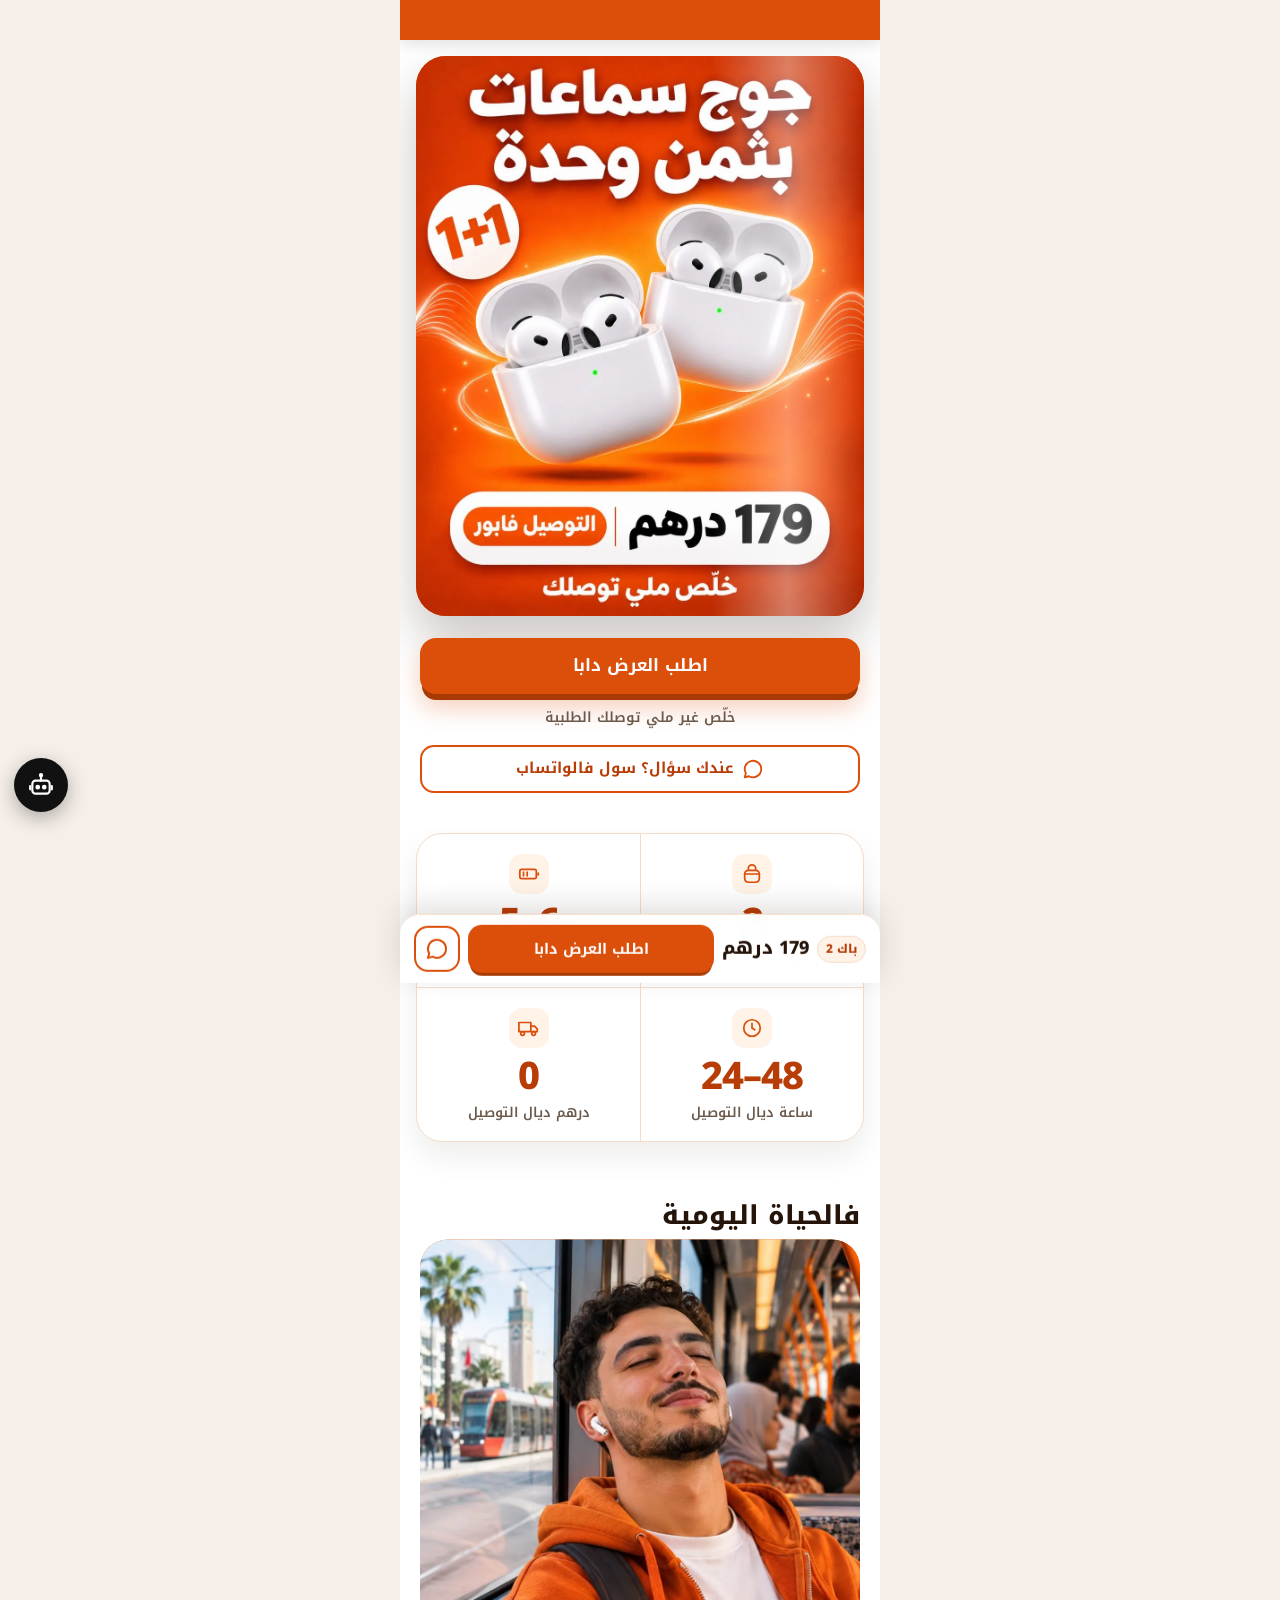
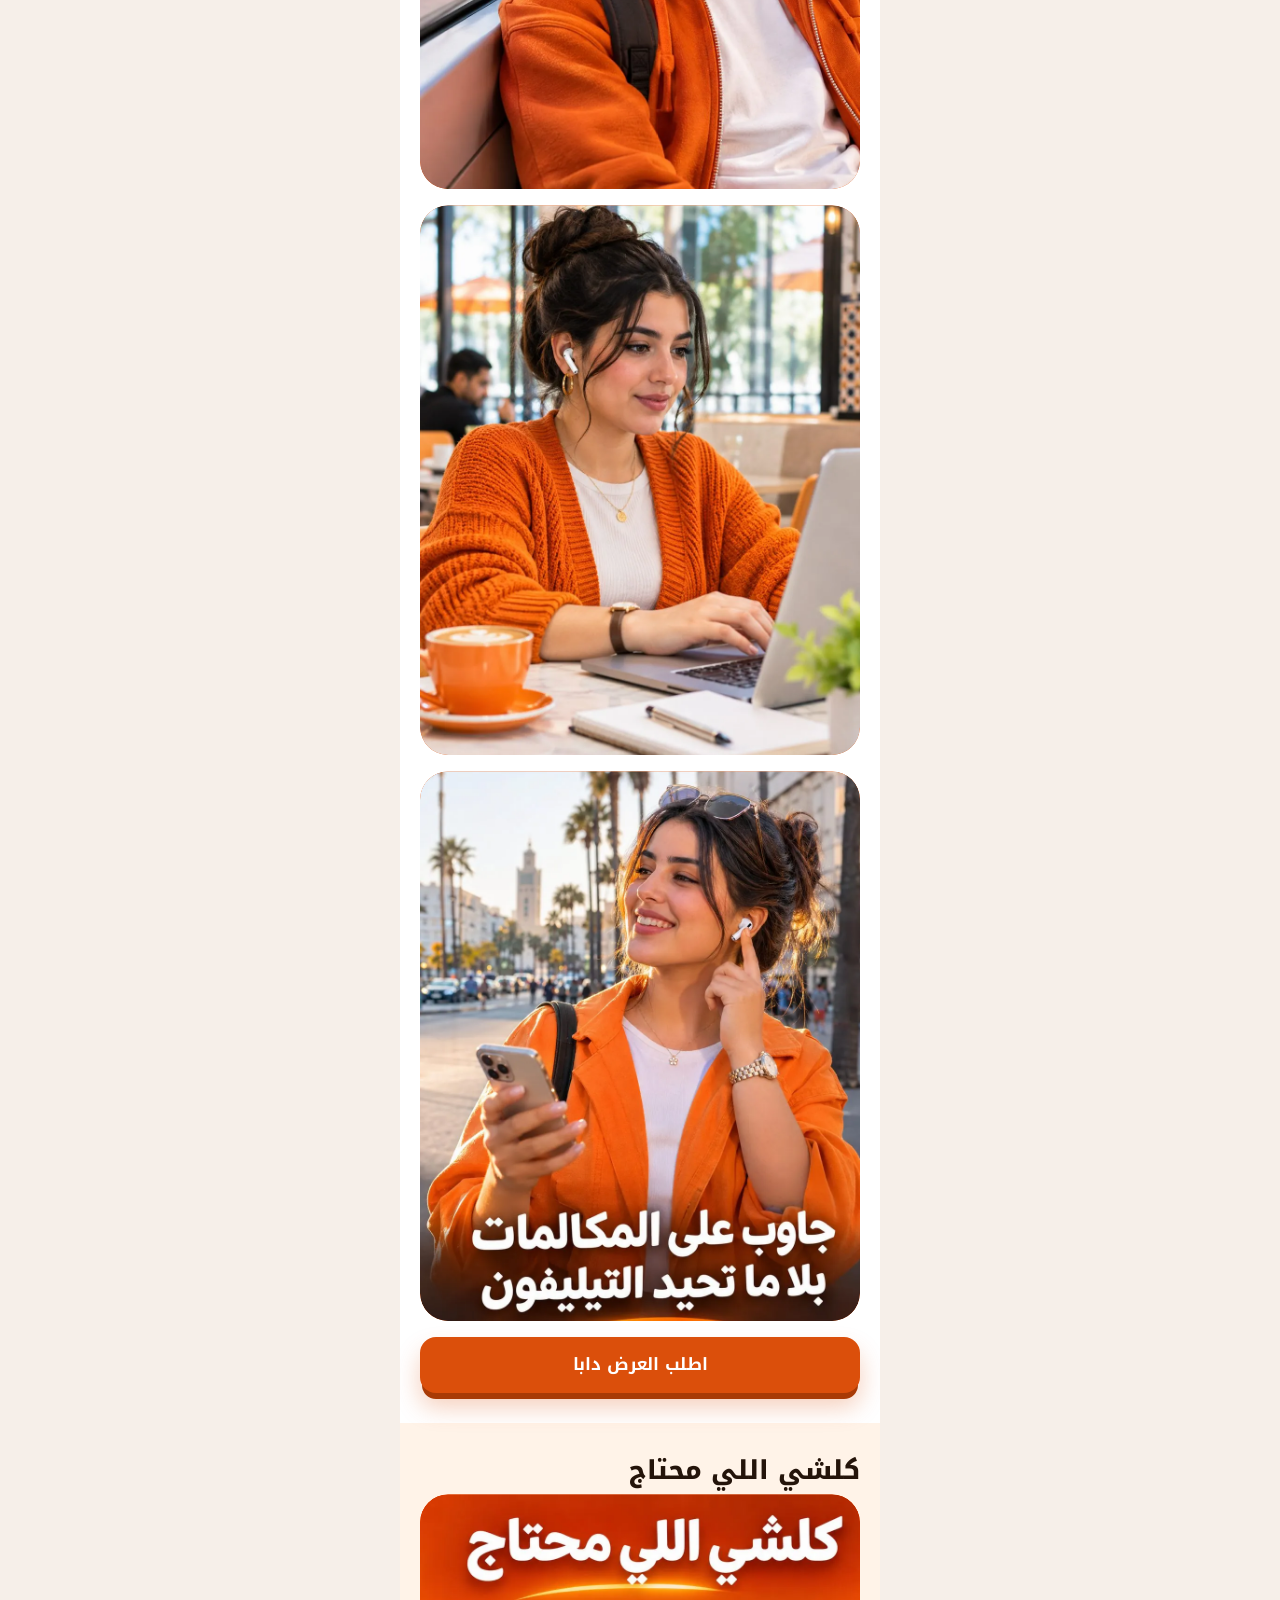
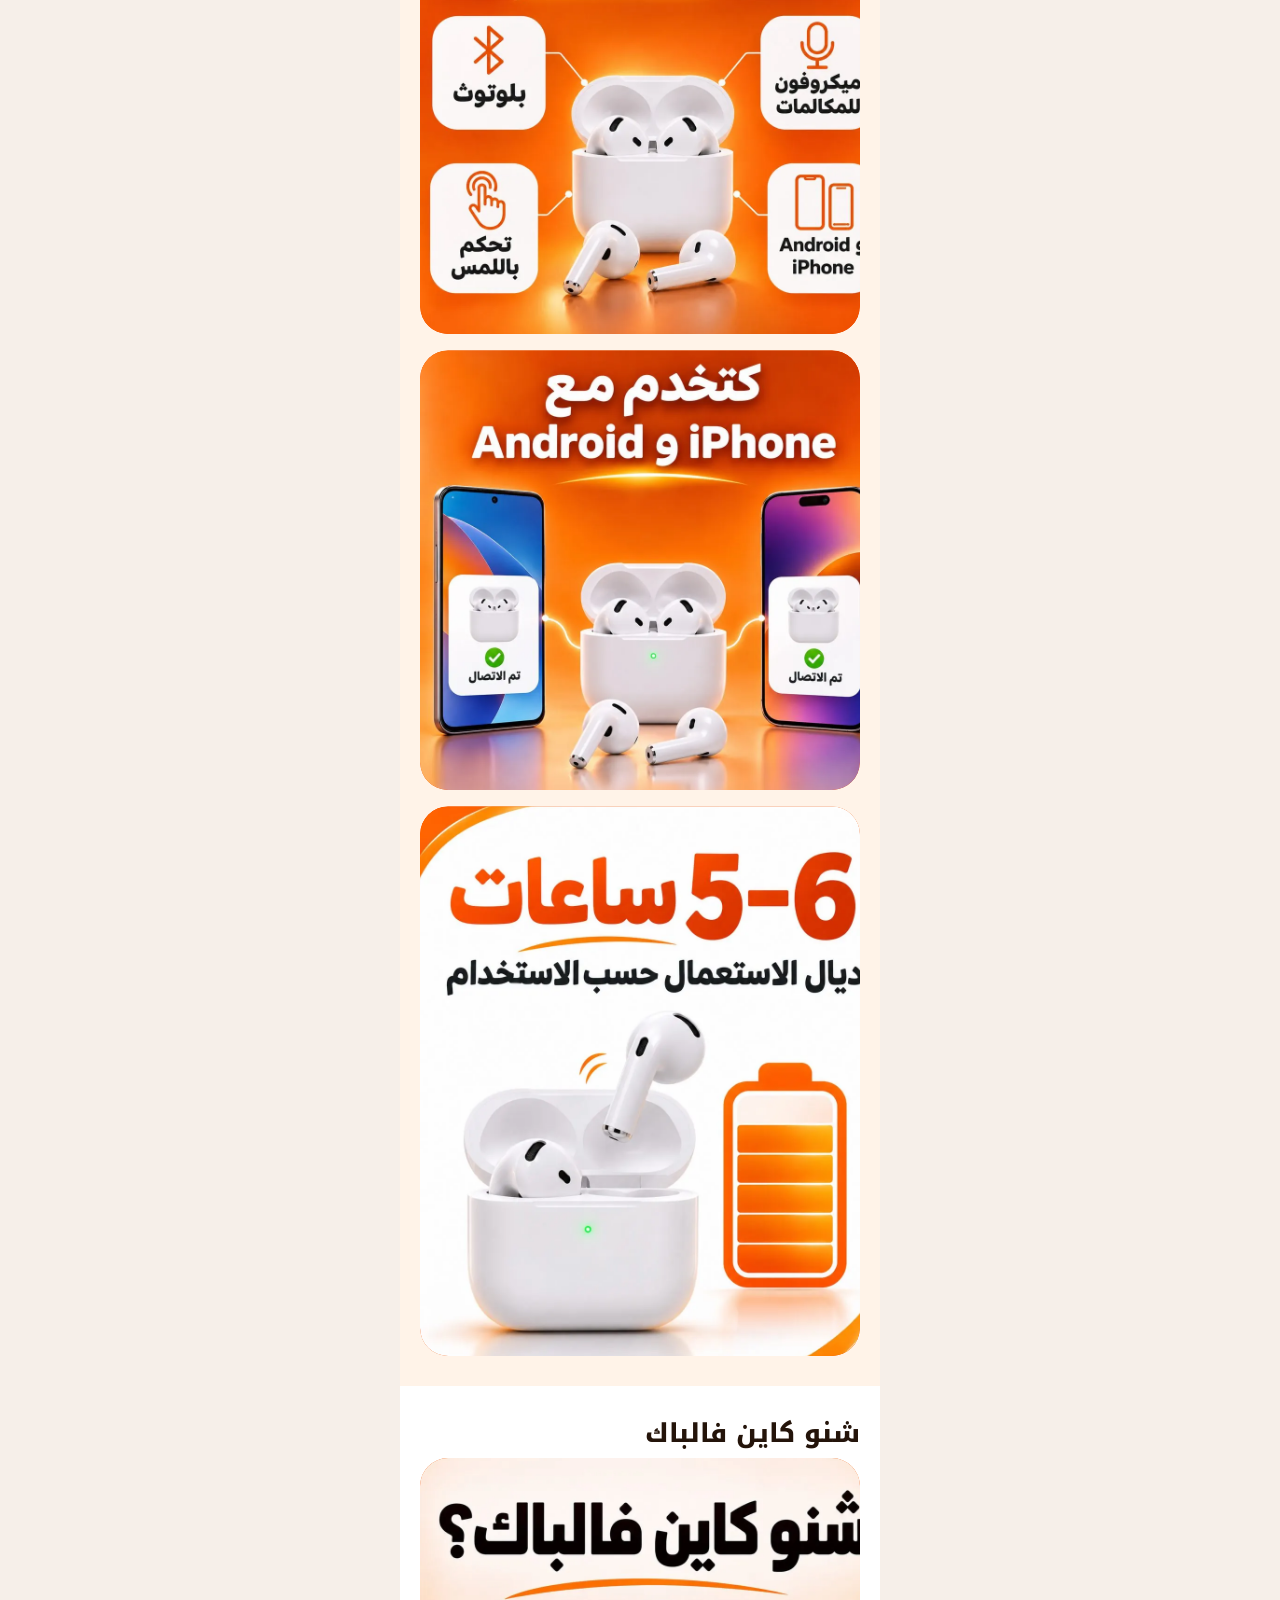
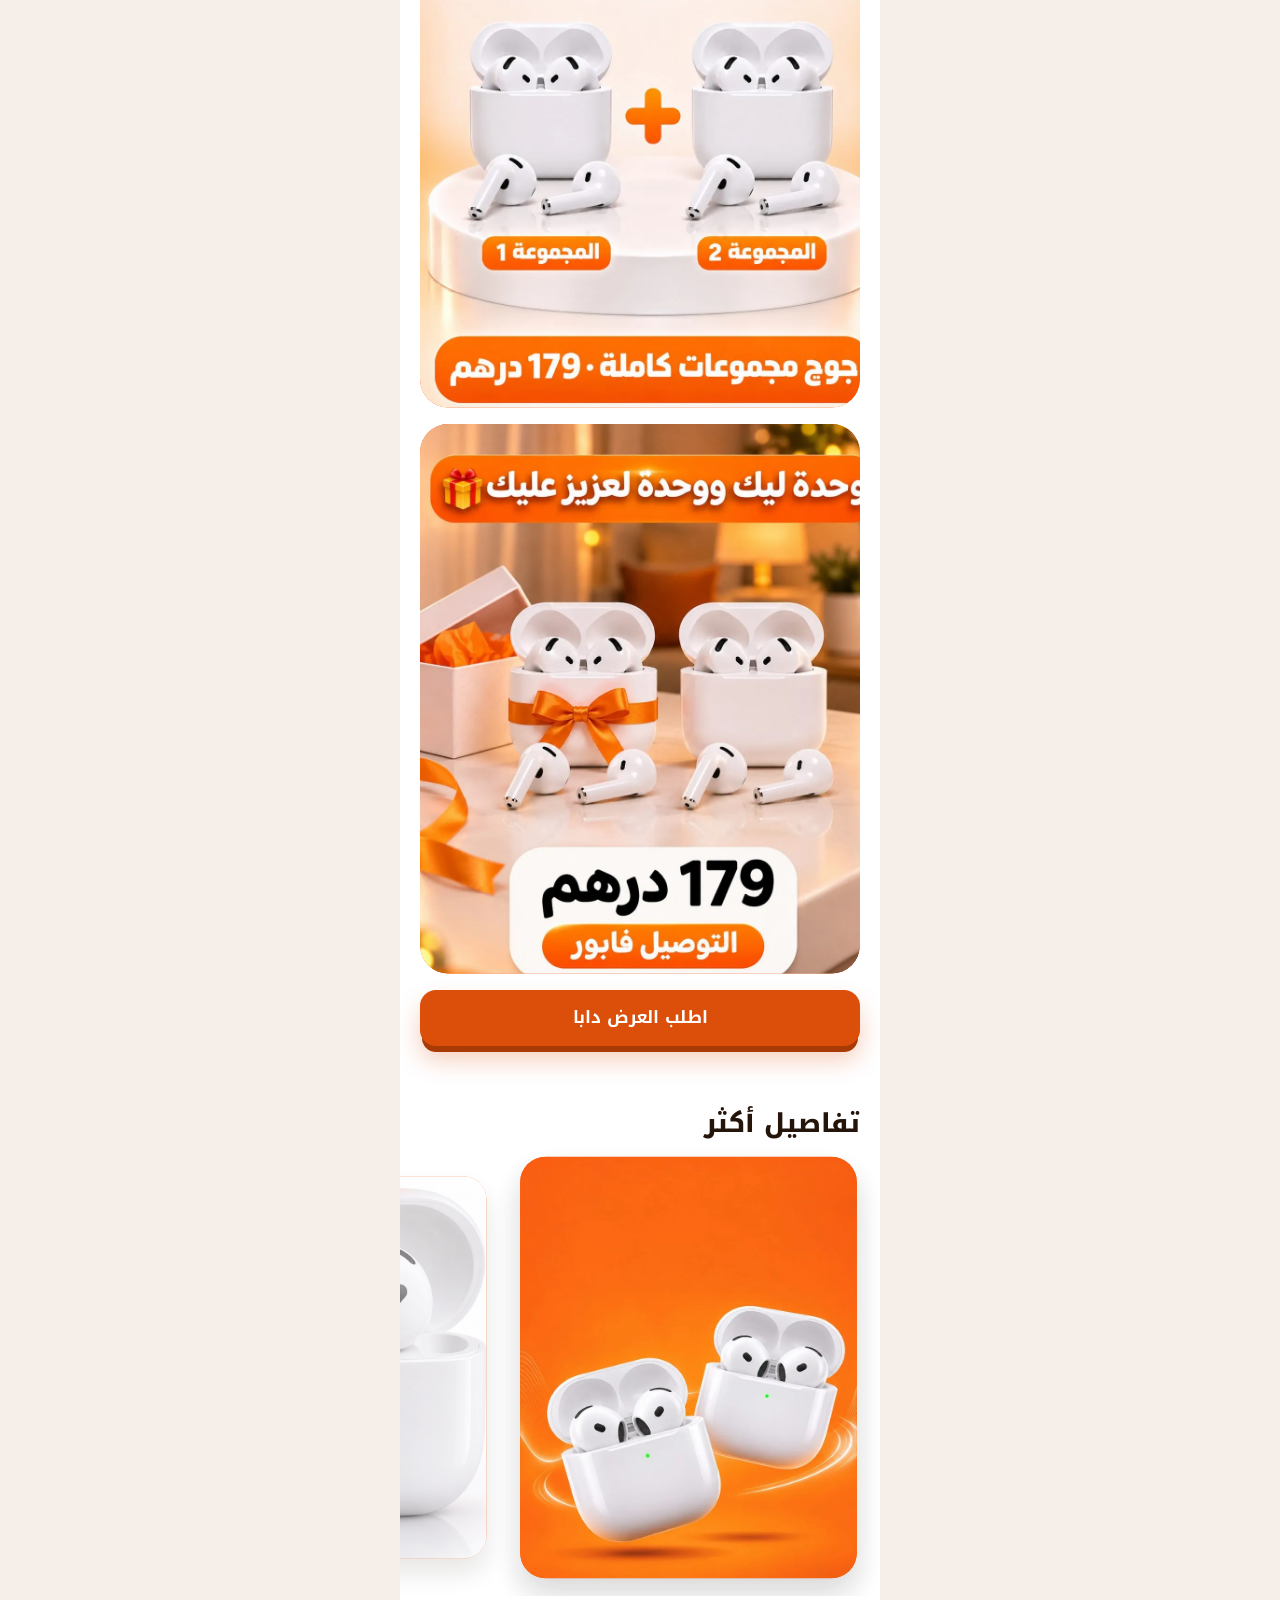
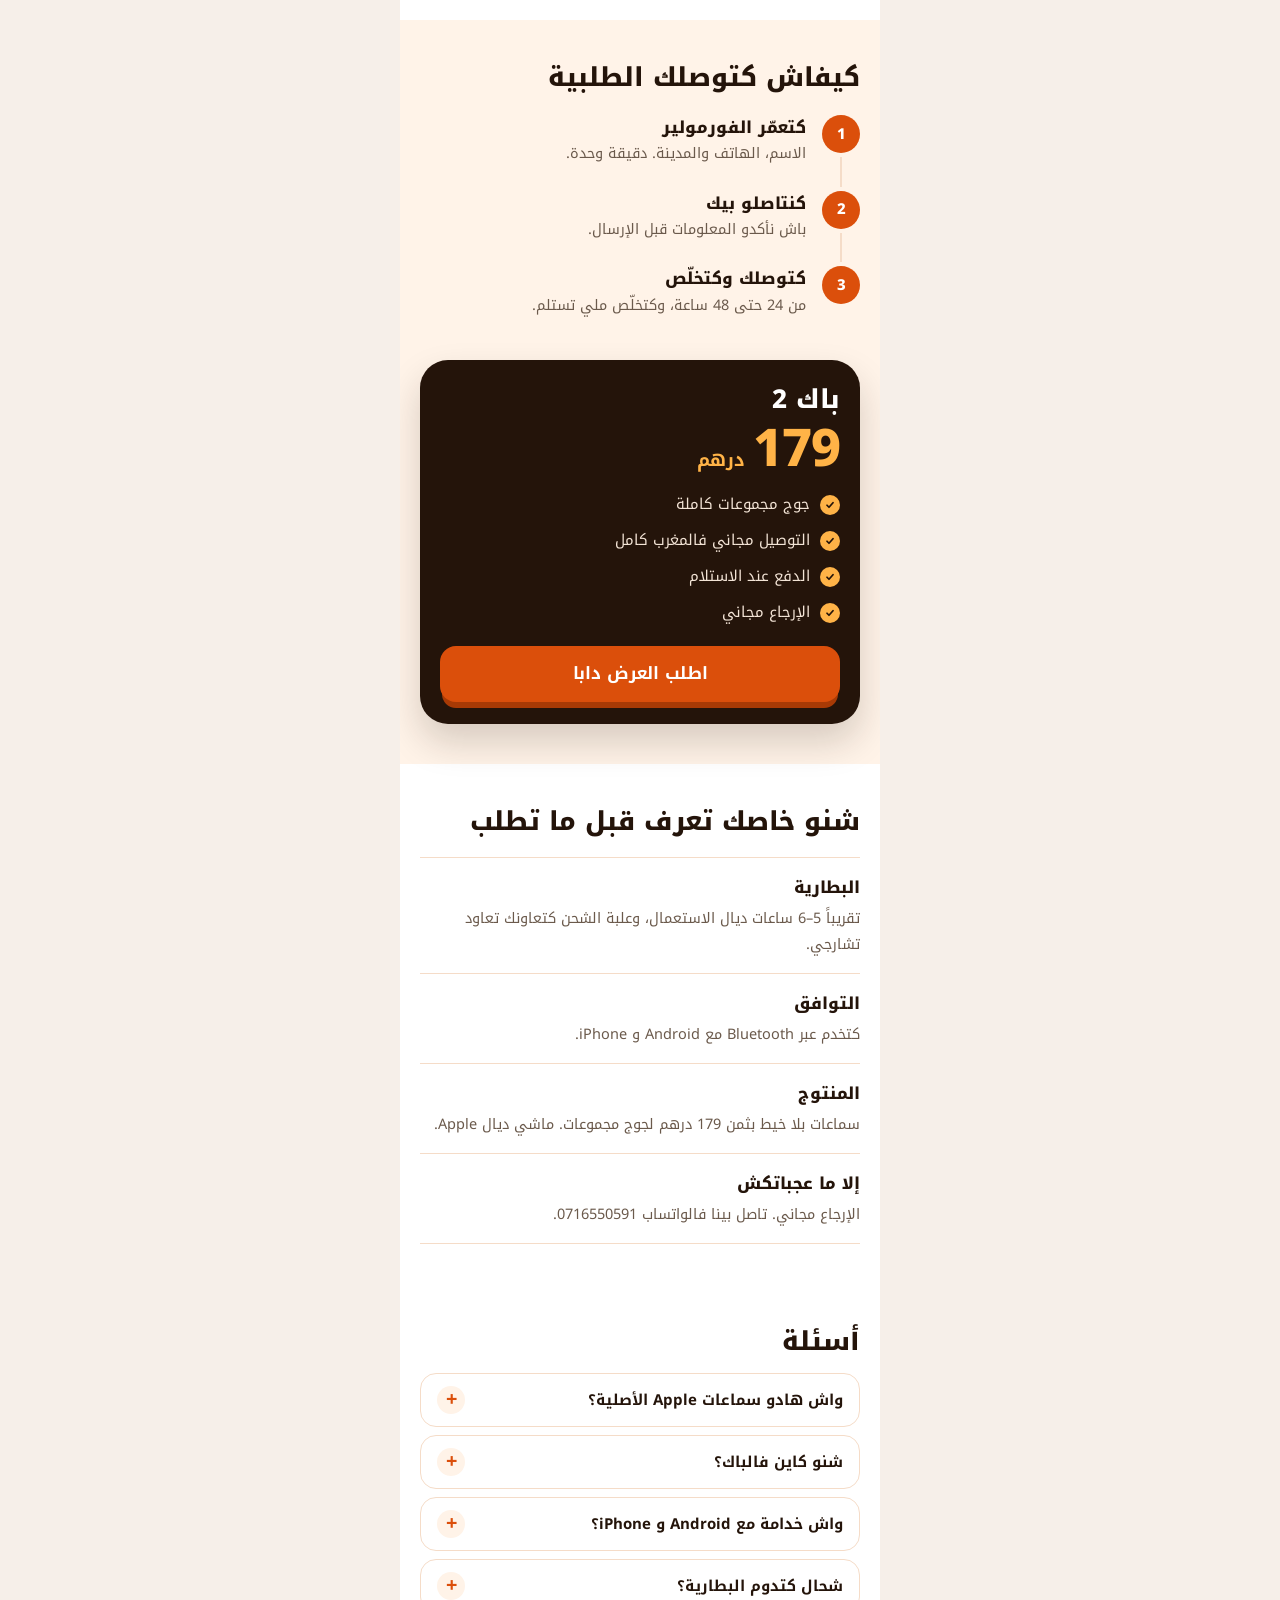
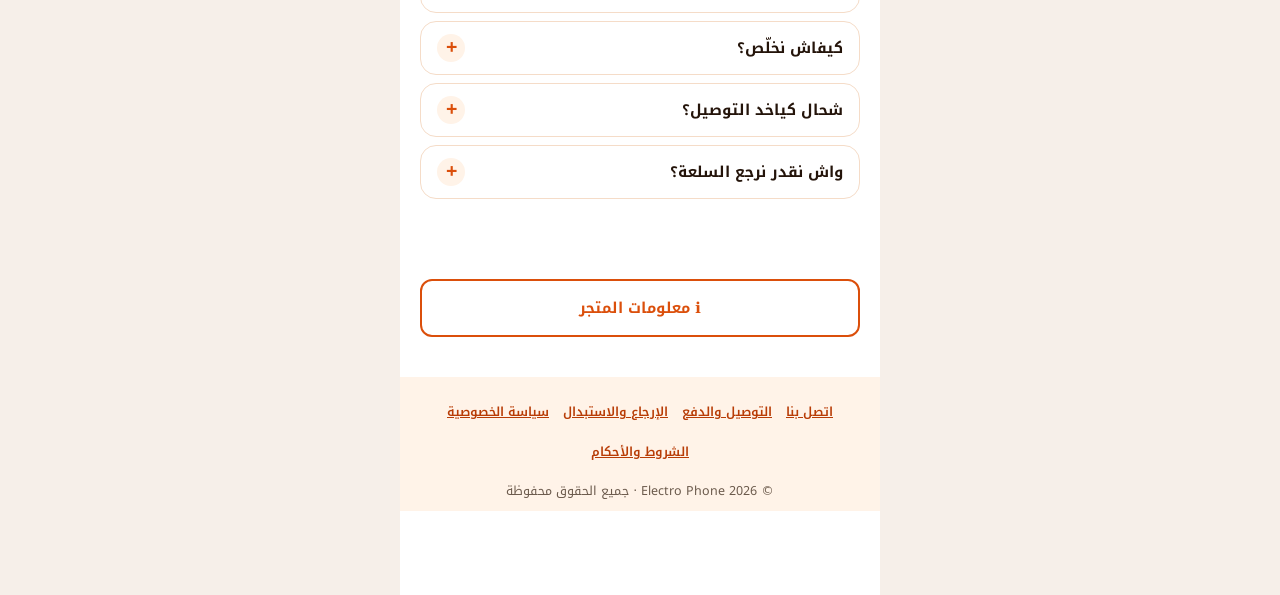
<file: index.html>
<!doctype html>
<html lang="ar" dir="rtl" class="no-js">
<head>
<meta charset="utf-8">
<meta name="viewport" content="width=device-width, initial-scale=1, viewport-fit=cover">
<title>Electro Phone — باك 2: جوج سماعات بثمن وحدة | 179 درهم</title>
<meta name="description" content="PACK 2: جوج مجموعات ديال السماعات بلا خيط بـ179 درهم. التوصيل فابور والدفع عند الاستلام فكاع المغرب.">
<meta name="theme-color" content="#DB4F0B">
<meta property="og:type" content="product">
<meta property="og:title" content="جوج سماعات بثمن وحدة! — 179 درهم">
<meta property="og:description" content="باك 2 · التوصيل فابور · الدفع عند الاستلام">
<meta property="og:url" content="https://electro-phone-ads.vercel.app/">
<meta property="og:image" content="https://electro-phone-ads.vercel.app/images/hero.jpg">
<meta property="og:locale" content="ar_MA">
<link rel="icon" href="data:image/svg+xml,%3Csvg xmlns=%27http://www.w3.org/2000/svg%27 viewBox=%270 0 64 64%27%3E%3Crect width=%2764%27 height=%2764%27 rx=%2714%27 fill=%27%23DB4F0B%27/%3E%3Cpath d=%27M36 8L16 36h14l-4 20 22-30H34z%27 fill=%27%23fff%27/%3E%3C/svg%3E">
<link rel="preload" href="assets/fonts/NotoKufiArabic.woff" as="font" type="font/woff" crossorigin>
<link rel="preload" as="image" href="images/hero.webp">
<script type="application/ld+json">{"@context":"https://schema.org","@type":"Product","name":"باك 2 سماعات بلا خيط","description":"جوج مجموعات ديال السماعات بلا خيط (Bluetooth) متوافقة مع Android و iPhone. التوصيل مجاني والدفع عند الاستلام.","image":"https://electro-phone-ads.vercel.app/images/hero.jpg","brand":{"@type":"Brand","name":"Electro Phone"},"offers":{"@type":"Offer","url":"https://electro-phone-ads.vercel.app/","priceCurrency":"MAD","price":"179","availability":"https://schema.org/InStock","itemCondition":"https://schema.org/NewCondition"}}</script>
<link rel="stylesheet" href="assets/app.css?v=4">
<script>
/* ================= الإعدادات — عمّرهم قبل ما تطلق ================= */
window.CONFIG = {
  // Where orders go — set ONE (see README):
  orderEndpoint: "/api/order", // Vercel. On Netlify use "/.netlify/functions/order"     // your deployed backend, e.g. "/.netlify/functions/order"
  whatsapp: "212716550591",          // fallback when no endpoint: business number, no + or 0, e.g. "2126XXXXXXXX"
  // Ads tracking: public IDs only. Secret tokens go in server env vars, never here.
  metaPixelId: "",
  tiktokPixelId: "",
  requireConsent: false, // true = pixels load only after the visitor accepts
  unitPrice: 179,        // display only; the server recalculates the price
  currency: "MAD"
};
</script>
<style>
.s-top{background:#111827;color:#fff;text-align:center;padding:8px 12px;font-size:13px;font-weight:700}
.s-head{display:flex;justify-content:center;padding:12px;background:#fff;color:var(--t);border-bottom:1px solid #F3F4F6}
.s-hero{padding:0 0 22px}
.s-hero img{width:100%%;height:auto}
.s-cta{padding:16px 18px 0;text-align:center}
.s-cta p{margin:10px 0 0;color:#FFD0A8;font-weight:700;font-size:14px}
.pf{list-style:none;margin:14px 0 0;padding:0;display:grid;gap:10px}
.pf li{display:flex;align-items:center;gap:12px;padding:12px;border-radius:16px;border:1.5px solid #FFEDD5;background:#fff}
.pf b{display:block;font-size:15.5px}
.pf small{color:var(--t2);font-size:13px}
.s-img{width:100%%;height:auto;border-radius:var(--r);margin-top:14px;box-shadow:0 8px 24px rgba(17,24,39,.1)}
.alt .btn{margin-top:16px}
.s-crea .s-img:first-child{margin-top:0}
/* light, clear order form */
.order{background:#FFF7F2;color:var(--t)}
.order .sub{color:var(--t2);font-weight:700}
.order h2{color:var(--t)}
.of-card{background:#fff;border:1.5px solid #FED7AA;box-shadow:0 12px 32px rgba(234,88,12,.1)}
.fl{margin-block-end:14px}
.fl label,.lbl{display:block;color:var(--t);font-size:15px;font-weight:700;margin-block-end:6px}
.fl input,.fl textarea{background:#fff;color:var(--t);border:2px solid #E5E7EB;font-size:17px;min-height:56px}
.fl textarea{min-height:76px}
.fl input::placeholder,.fl textarea::placeholder{color:#9CA3AF}
.fl input:focus,.fl textarea:focus{background:#fff;border-color:var(--o);box-shadow:0 0 0 4px rgba(234,88,12,.15)}
.err{color:#B91C1C}
.c-list{background:#fff;border-color:#FED7AA;box-shadow:0 18px 40px rgba(17,24,39,.15)}
.c-list li small{color:#9CA3AF}
.c-list li[aria-selected=true],.c-list li:active{background:#FFF1E6}
.c-list li.c-none{color:var(--t2)}
.of .sum{margin-top:6px;padding-top:12px;border-top:1px solid #F3F4F6}
.of .sum dt{color:var(--t2)}
.of .sum .tot dt{color:var(--t)}
.of .sum .tot dd{color:var(--deep)}
.form-err{background:#FEF2F2;color:#991B1B;border-color:#FCA5A5}
.order .secure{color:var(--t2)}
.order .secure a{color:var(--deep)}
.done{color:#fff}
/* quantity trigger */
.opt{color:var(--t2);font-weight:500;font-size:13px}
.qty-pick{display:flex;align-items:center;gap:12px;width:100%;min-height:76px;padding:10px 12px;border-radius:16px;border:2px solid var(--o);background:linear-gradient(135deg,#FFF7F2,#fff);color:var(--t);text-align:start;font:inherit;box-shadow:0 6px 18px rgba(234,88,12,.14);transition:transform .15s}
.qty-pick:active{transform:scale(.98)}
.qty-pick img{flex:none;width:52px;height:52px;border-radius:12px;object-fit:cover}
.qp-t{flex:1;min-width:0;display:flex;flex-direction:column;line-height:1.5}
.qp-t b{font-size:16px}
.qp-t small{color:var(--t2);font-size:12.5px}
.qp-end{display:flex;flex-direction:column;align-items:flex-end;gap:4px}
.qp-p{font-weight:800;white-space:nowrap;color:var(--deep)}
.qp-chev{font-size:12px;font-weight:700;color:#fff;background:var(--o);padding:2px 12px;border-radius:999px}
/* quantity sheet */
.qsheet h3{margin-block-end:2px}
.q-note{text-align:center;color:var(--t2) !important;margin:0 0 14px !important;font-size:13.5px}
.qsheet .qc{background:#fff;border:2px solid #E5E7EB;color:var(--t);min-height:84px}
.qsheet .qc-t small{color:var(--t2)}
.qsheet .qc-p{color:var(--deep);font-size:17px}
.qsheet .qc:has(input:checked),.qsheet .qc.sel{border-color:var(--o);background:#FFF7F2;box-shadow:0 0 0 4px rgba(234,88,12,.12);transform:none}
.qc-imgs{flex:none;display:flex;width:88px}
.qc-imgs img{width:44px;height:44px;border-radius:10px;object-fit:cover;border:2px solid #fff;box-shadow:0 2px 6px rgba(0,0,0,.12)}
.qc-imgs img+img{margin-inline-start:-22px}
.q-free{margin:14px 0 !important;text-align:center;font-size:13px;font-weight:700;color:#065F46 !important;background:#ECFDF5;border-radius:12px;padding:8px}
/* order form popup */
.sheet.osheet{padding:0;max-height:94vh;max-height:94dvh;background:#FFF7F2}
.osheet .grab{margin:10px auto 0}
.o-top{position:sticky;top:0;height:0;z-index:4}
.osheet .x{top:4px;inset-inline-end:12px;background:#fff;box-shadow:0 2px 8px rgba(0,0,0,.12)}
.osheet .order{padding:6px 16px calc(24px + var(--safe))}
.osheet .order h2{padding-inline:44px}
.sheet[inert]{filter:brightness(.6)}
/* ===== animations ===== */
@keyframes dropIn{from{opacity:0;transform:translateY(-14px)}to{opacity:1;transform:none}}
@keyframes heroIn{from{opacity:0;transform:scale(1.08);filter:blur(8px)}to{opacity:1;transform:none;filter:none}}
@keyframes heroFloat{0%,100%{transform:scale(1)}50%{transform:scale(1.035)}}
@keyframes heroShine{0%,55%{transform:translateX(-130%)}100%{transform:translateX(130%)}}
@keyframes ctaIn{from{opacity:0;transform:scale(.92)}to{opacity:1;transform:none}}
@keyframes ctaPulse{0%,100%{box-shadow:0 10px 26px rgba(255,107,0,.38),0 0 0 0 rgba(255,107,0,.55)}70%{box-shadow:0 10px 26px rgba(255,107,0,.38),0 0 0 16px rgba(255,107,0,0)}}
@keyframes arrNudge{0%,100%{transform:translateX(0)}50%{transform:translateX(-6px)}}
@keyframes topShine{to{background-position:-200% 0}}
@keyframes fieldIn{from{opacity:0;transform:translateY(18px)}to{opacity:1;transform:none}}
.s-top{background:linear-gradient(90deg,#111827 0%,#3a1a07 50%,#111827 100%);background-size:200% 100%;animation:topShine 6s linear infinite}
.s-head .brand{display:inline-block;animation:dropIn .7s cubic-bezier(.2,.8,.2,1) both}
.h-wrap{position:relative;overflow:hidden;animation:heroIn 1s cubic-bezier(.2,.8,.2,1) both}
.h-wrap img{display:block;animation:heroFloat 6s ease-in-out 1.1s infinite}
.h-wrap::after{content:"";position:absolute;inset:0;pointer-events:none;background:linear-gradient(115deg,transparent 35%,rgba(255,255,255,.38) 50%,transparent 65%);transform:translateX(-130%);animation:heroShine 4.5s ease-in-out 1.3s infinite}
.s-cta .btn{animation:grad 6s ease infinite,ctaIn .45s cubic-bezier(.3,1.5,.5,1) .1s both,ctaPulse 2.4s ease-in-out 1.6s infinite}
.s-cta p{animation:dropIn .5s ease .3s both}
.btn .arr{animation:arrNudge 1.4s ease-in-out infinite}
/* creatives slide in as they scroll into view, alternating sides */
.s-img.reveal{opacity:0;transform:translateY(40px) scale(.94);transition:opacity .8s ease,transform .9s cubic-bezier(.2,.8,.2,1)}
.s-crea .s-img.reveal:nth-child(3n+1){transform:translateX(70px) rotate(2deg)}
.s-crea .s-img.reveal:nth-child(3n+2){transform:translateX(-70px) rotate(-2deg)}
.s-crea .s-img.reveal:nth-child(3n){transform:perspective(900px) rotateX(20deg) scale(.88)}
.s-crea .s-img.reveal.in{opacity:1;transform:none}
.s-img:active{transform:scale(.98)}
.btn.reveal{opacity:0;transform:translateY(24px) scale(.95);transition:opacity .6s ease .1s,transform .6s cubic-bezier(.3,1.5,.5,1) .1s}
.btn.reveal.in{opacity:1;transform:none;animation:grad 6s ease infinite,ctaPulse 2.4s ease-in-out 1s infinite}
/* order + pack popups: fields arrive one by one */
.osheet.on .order>h2,.osheet.on .order>.sub,.osheet.on .of-card>*,.osheet.on #submit{animation:fieldIn .5s cubic-bezier(.2,.8,.2,1) both}
.osheet.on .order>.sub{animation-delay:.06s}
.osheet.on .of-card>:nth-child(1){animation-delay:.12s}.osheet.on .of-card>:nth-child(2){animation-delay:.18s}
.osheet.on .of-card>:nth-child(3){animation-delay:.24s}.osheet.on .of-card>:nth-child(4){animation-delay:.3s}
.osheet.on .of-card>:nth-child(n+5){animation-delay:.36s}
.osheet.on #submit{animation:fieldIn .5s cubic-bezier(.2,.8,.2,1) .44s both,grad 6s ease infinite,ctaPulse 2.4s ease-in-out 1.2s infinite}
.qsheet.on .qc{animation:fieldIn .45s cubic-bezier(.2,.8,.2,1) both}
.qsheet.on .qc:nth-child(2){animation-delay:.08s}.qsheet.on .qc:nth-child(3){animation-delay:.16s}
.no-js .reveal,.no-js .s-img.reveal,.no-js .btn.reveal{opacity:1;transform:none}
@media (prefers-reduced-motion:reduce){.s-img.reveal,.btn.reveal{opacity:1 !important;transform:none !important}.h-wrap::after{display:none}}
/* ===== self-hosted font (works in Facebook/Instagram/TikTok browsers too) ===== */
@font-face{font-family:'Noto Kufi Arabic';src:url(assets/fonts/NotoKufiArabic.woff) format('woff');font-weight:100 900;font-style:normal;font-display:swap}
body,button,input,textarea,select,output{font-family:'Noto Kufi Arabic',system-ui,sans-serif}
/* ===== pro order form ===== */
.osheet{background:linear-gradient(180deg,#FFF3EA 0,#FFFFFF 260px)}
.osheet .order{background:transparent}
.osheet .order h2{font-size:22px;font-weight:800;margin-block-end:12px}
.o-prod{display:flex;align-items:center;gap:12px;padding:12px;border-radius:20px;background:#fff;border:1px solid #FFE1CC;box-shadow:0 10px 30px rgba(234,88,12,.10)}
.o-prod img{flex:none;width:64px;height:64px;border-radius:14px;object-fit:cover}
.o-prod-t{flex:1;min-width:0;display:flex;flex-direction:column;line-height:1.6}
.o-prod-t b{font-size:15.5px;font-weight:800}
.o-prod-t small{color:var(--t2);font-size:12.5px}
.o-prod-p{display:flex;flex-direction:column;align-items:center;line-height:1;color:var(--deep)}
.o-prod-p bdi{font-size:28px;font-weight:800}
.o-prod-p span{font-size:12px;font-weight:700;margin-top:4px}
.o-badges{list-style:none;padding:0;margin:10px 0 14px;display:flex;flex-wrap:wrap;justify-content:center;gap:6px}
.o-badges li{display:flex;align-items:center;gap:4px;font-size:12px;font-weight:700;color:#7C2D12;background:#FFEDD5;border-radius:999px;padding:4px 10px}
.osheet .of-card{border:1px solid #F1F1F1;border-radius:24px;padding:18px 16px;box-shadow:0 18px 40px rgba(17,24,39,.08)}
.osheet .fl{margin-block-end:16px}
.osheet .fl[data-field="city"]{position:relative;z-index:6}
.osheet .fl label,.osheet .lbl{font-size:14px;font-weight:700;color:#374151;margin-block-end:7px;transition:color .2s}
.osheet .fl:focus-within label{color:var(--deep)}
.in-ic{position:absolute;right:14px;top:16px;width:22px;height:22px;color:#9CA3AF;pointer-events:none;transition:color .2s;z-index:1}
.in-ic svg{width:22px;height:22px;fill:none;stroke:currentColor;stroke-width:1.8;stroke-linecap:round;stroke-linejoin:round}
.osheet .fl:focus-within .in-ic{color:var(--o)}
.osheet .fl.valid .in-ic{color:var(--ok)}
.osheet .fl.bad .in-ic{color:#DC2626}
.osheet .fl input,.osheet .fl textarea{background:#F9FAFB;border:1.5px solid #E5E7EB;border-radius:16px;min-height:56px;font-size:16.5px;font-weight:500;padding:14px 48px 14px 42px;text-align:right;transition:border-color .2s,box-shadow .2s,background .2s}
.osheet .fl textarea{min-height:84px}
.osheet .fl input:focus,.osheet .fl textarea:focus{background:#fff;border-color:var(--o);box-shadow:0 0 0 4px rgba(234,88,12,.14)}
.osheet .fl.valid input,.osheet .fl.valid textarea{border-color:#A7F3D0;background:#fff}
.osheet .ok-ic{top:17px} /* app.css places it at inline-end = left in RTL */
.osheet .qty-pick{border-radius:18px;background:#fff;border:1.5px solid var(--o);box-shadow:0 8px 22px rgba(234,88,12,.12)}
.osheet .of .sum{margin-top:4px;padding:14px;border-radius:16px;background:#FFF7F2;border:1.5px dashed #FDBA74}
.osheet .of .sum .tot{border-top:1.5px dashed #FDBA74;padding-top:10px;margin-top:8px}
.osheet .of .sum .tot dd{font-size:24px}
.osheet .submit{min-height:62px;font-size:19px;font-weight:800;border-radius:18px;margin-top:4px}
.o-trust{list-style:none;margin:2px 0 0;padding:0;display:grid;grid-template-columns:repeat(3,1fr);gap:6px}
.o-trust li{display:flex;flex-direction:column;align-items:center;gap:4px;text-align:center;font-size:11.5px;font-weight:700;color:#374151;padding:8px 4px;border-radius:14px;background:#fff;border:1px solid #F1F1F1}
.o-trust svg{width:22px;height:22px;fill:none;stroke:var(--o);stroke-width:1.8;stroke-linecap:round;stroke-linejoin:round}
.osheet.on .o-prod{animation:fieldIn .5s cubic-bezier(.2,.8,.2,1) .04s both}
.osheet.on .o-badges{animation:fieldIn .5s cubic-bezier(.2,.8,.2,1) .08s both}
</style>
<link rel="stylesheet" href="assets/design.css?v=28">
</head>
<body id="top">
<a href="#order" class="skip">سير للطلب</a>
<main id="main">

<div class="s-top" role="status">
  <span class="t t1"><b>Electro Phone</b> &nbsp;سماعات بلا خيط</span>
  <span class="t t2">🚚 التوصيل مجاني لكل المغرب</span>
  <span class="t t3">💵 الدفع عند الاستلام</span>
  <span class="t t4">⏱ من 24 حتى 48 ساعة</span>
</div>

<section class="hero s-hero ep-hero">
  <h1 class="sr">جوج سماعات بثمن وحدة — باك 2 بـ179 درهم</h1>
  <figure class="hero-fig">
    <img src="images/hero.webp" width="1000" height="1250" alt="جوج سماعات بثمن وحدة، 179 درهم، التوصيل فابور، خلّص ملي توصلك" fetchpriority="high">
    <span class="glint" aria-hidden="true"></span>
  </figure>
  <div class="s-cta">
    <a href="#order" class="btn btn-glow" data-cta="hero">اطلب العرض دابا</a>
    <p>خلّص غير ملي توصلك الطلبية</p>
    <a class="ep-wa" href="https://wa.me/212716550591?text=%D8%B3%D9%84%D8%A7%D9%85%D8%8C%20%D8%A8%D8%BA%D9%8A%D8%AA%20%D9%86%D8%B3%D9%88%D9%84%20%D8%B9%D9%84%D9%89%20%D8%A8%D8%A7%D9%83%202" rel="noopener"><svg viewBox="0 0 24 24" aria-hidden="true"><path d="M21 12a9 9 0 0 1-13.3 7.9L3 21l1.2-4.5A9 9 0 1 1 21 12z"/></svg>عندك سؤال؟ سول فالواتساب</a>
  </div>
</section>

<section class="ep-nums" aria-label="بالأرقام"><ul><li><span class="n-ic"><svg viewBox="0 0 24 24" aria-hidden="true"><rect x="4" y="8" width="16" height="13" rx="4"/><path d="M4 12h16M8 8V6a4 4 0 0 1 8 0v2"/></svg></span><b dir="ltr" data-t="2">2</b><span class="n-l">مجموعات كاملة فالباك</span></li><li><span class="n-ic"><svg viewBox="0 0 24 24" aria-hidden="true"><rect x="2" y="7" width="18" height="10" rx="2"/><path d="M22 11v2M6 10v4M10 10v4"/></svg></span><b dir="ltr" data-t="5–6">5–6</b><span class="n-l">ساعات ديال الاستعمال</span></li><li><span class="n-ic"><svg viewBox="0 0 24 24" aria-hidden="true"><circle cx="12" cy="12" r="9"/><path d="M12 7v5l3 2"/></svg></span><b dir="ltr" data-t="24–48">24–48</b><span class="n-l">ساعة ديال التوصيل</span></li><li><span class="n-ic"><svg viewBox="0 0 24 24" aria-hidden="true"><path d="M1 6h13v10H1zM14 10h4l3 3v3h-7"/><circle cx="5" cy="18" r="2"/><circle cx="17" cy="18" r="2"/></svg></span><b dir="ltr" data-t="0">0</b><span class="n-l">درهم ديال التوصيل</span></li></ul></section>


<section class="sec ep-gal" aria-label="المنتج">
  <h2 class="ep-h">فالحياة اليومية</h2>
  <figure class="ep-rv "><img src="images/tram.webp" width="1000" height="1250" alt="واحد كيسمع السماعات فالطرامواي" loading="lazy" decoding="async"></figure>
  <figure class="ep-rv "><img src="images/cafe.webp" width="1000" height="1250" alt="وحدة خدامة فالكافي بالسماعات" loading="lazy" decoding="async"></figure>
  <figure class="ep-rv "><img src="images/call.webp" width="1000" height="1250" alt="جاوب على المكالمات بلا ما تحيد التيليفون" loading="lazy" decoding="async"></figure>
  <a href="#order" class="btn btn-glow ep-cta" data-cta="gal1">اطلب العرض دابا</a>
</section>

<section class="sec alt ep-gal" aria-label="المميزات">
  <h2 class="ep-h">كلشي اللي محتاج</h2>
  <figure class="ep-rv "><img src="images/features.webp" width="1000" height="1000" alt="بلوتوث، ميكروفون للمكالمات، تحكم باللمس، Android و iPhone" loading="lazy" decoding="async"></figure>
  <figure class="ep-rv "><img src="images/compat.webp" width="1000" height="1000" alt="كتخدم مع Android و iPhone" loading="lazy" decoding="async"></figure>
  <figure class="ep-rv "><img src="images/battery.webp" width="1000" height="1250" alt="5–6 ساعات ديال الاستعمال حسب الاستخدام" loading="lazy" decoding="async"></figure>
</section>

<section class="sec ep-gal" aria-label="الباك">
  <h2 class="ep-h">شنو كاين فالباك</h2>
  <figure class="ep-rv "><img src="images/pack-info.webp" width="1000" height="1250" alt="المجموعة 1 + المجموعة 2، جوج مجموعات كاملة بـ179 درهم" loading="lazy" decoding="async"></figure>
  <figure class="ep-rv "><img src="images/gift.webp" width="1000" height="1250" alt="وحدة ليك ووحدة لعزيز عليك، 179 درهم" loading="lazy" decoding="async"></figure>
  <a href="#order" class="btn btn-glow ep-cta" data-cta="gal2">اطلب العرض دابا</a>
</section>

<section class="sec ep-carwrap" aria-label="تفاصيل">
  <h2 class="ep-h">تفاصيل أكثر</h2>
  <div class="car" tabindex="0">
    <figure class="cf"><img src="images/rest.webp" width="1000" height="1000" alt="جوج علب ديال السماعات مفتوحين" loading="lazy" decoding="async"></figure>
    <figure class="cf"><img src="images/detail.webp" width="1000" height="1000" alt="تفاصيل السماعة والعلبة" loading="lazy" decoding="async"></figure>
    <figure class="cf"><img src="images/story.webp" width="800" height="1421" alt="عرض باك 2، جوج سماعات بثمن وحدة" loading="lazy" decoding="async"></figure>
  </div>
</section>

<section class="sec alt">
  <h2>كيفاش كتوصلك الطلبية</h2>
  <ol class="ep-how">
    <li><b>كتعمّر الفورمولير</b><p>الاسم، الهاتف والمدينة. دقيقة وحدة.</p></li>
    <li><b>كنتاصلو بيك</b><p>باش نأكدو المعلومات قبل الإرسال.</p></li>
    <li><b>كتوصلك وكتخلّص</b><p>من 24 حتى 48 ساعة، وكتخلّص ملي تستلم.</p></li>
  </ol>
  <div class="ep-deal">
    <h2>باك 2</h2>
    <div class="ep-pr"><bdi>179</bdi><span>درهم</span></div>
    <ul>
      <li>جوج مجموعات كاملة</li>
      <li>التوصيل مجاني فالمغرب كامل</li>
      <li>الدفع عند الاستلام</li>
      <li>الإرجاع مجاني</li>
    </ul>
    <a href="#order" class="btn btn-glow" data-cta="offer">اطلب العرض دابا</a>
  </div>
</section>

<section class="sec ep-real">
  <h2>شنو خاصك تعرف قبل ما تطلب</h2>
  <ul>
    <li><b>البطارية</b><p>تقريباً 5–6 ساعات ديال الاستعمال، وعلبة الشحن كتعاونك تعاود تشارجي.</p></li>
    <li><b>التوافق</b><p>كتخدم عبر Bluetooth مع Android و iPhone.</p></li>
    <li><b>المنتوج</b><p>سماعات بلا خيط بثمن 179 درهم لجوج مجموعات. ماشي ديال Apple.</p></li>
    <li><b>إلا ما عجباتكش</b><p>الإرجاع مجاني. تاصل بينا فالواتساب <span dir="ltr">0716550591</span>.</p></li>
  </ul>
</section>

<section class="sec">
  <h2>أسئلة</h2>
  <div class="faq">
    <details><summary>واش هادو سماعات Apple الأصلية؟</summary><div><p>لا، ماشي ديال Apple. هي سماعات بلا خيط بـ Bluetooth، بثمن 179 درهم لجوج مجموعات.</p></div></details>
    <details><summary>شنو كاين فالباك؟</summary><div><p>جوج مجموعات كاملة، كل وحدة فيها جوج سماعات وعلبة الشحن ديالها.</p></div></details>
    <details><summary>واش خدامة مع Android و iPhone؟</summary><div><p>إيه، متوافقة مع جوج عبر Bluetooth.</p></div></details>
    <details><summary>شحال كتدوم البطارية؟</summary><div><p>تقريباً 5–6 ساعات حسب الاستعمال.</p></div></details>
    <details><summary>كيفاش نخلّص؟</summary><div><p>كتخلّص ملي توصلك الطلبية، والتوصيل مجاني.</p></div></details>
    <details><summary>شحال كياخد التوصيل؟</summary><div><p>من 24 حتى 48 ساعة فالمغرب كامل، والتوصيل مجاني.</p></div></details>
    <details><summary>واش نقدر نرجع السلعة؟</summary><div><p>إيه، الإرجاع مجاني. اتصل ولا صيفط واتساب لـ <span dir="ltr">0716550591</span>.</p></div></details>
  </div>
</section>

<section class="sec store" id="store">
  <style>
    .store-btn{display:block;text-align:center;padding:14px;border:2px solid currentColor;border-radius:12px;font-weight:700;cursor:pointer;list-style:none}
    .store-btn::-webkit-details-marker{display:none}
    .store-btn::after{content:none}
    .store details[open] .sum{margin-top:16px}
  </style>
  <details>
    <summary class="store-btn">ℹ️ معلومات المتجر</summary>
    <dl class="sum">
      <div><dt>المتجر</dt><dd>Electro Phone</dd></div>
      <div><dt>الهاتف / واتساب</dt><dd><a href="tel:0716550591" dir="ltr">0716550591</a></dd></div>
      <div><dt>البريد الإلكتروني</dt><dd><a href="mailto:electrophone@support.ma" dir="ltr">electrophone@support.ma</a></dd></div>
      <div><dt>العنوان</dt><dd>الرباط، وسط المدينة</dd></div>
      <div><dt>الثمن</dt><dd><bdi>179</bdi> درهم للباك</dd></div>
      <div><dt>التوصيل</dt><dd>مجاني، من 24 حتى 48 ساعة فالمغرب كامل</dd></div>
      <div><dt>الدفع</dt><dd>عند الاستلام</dd></div>
      <div><dt>الإرجاع</dt><dd>مجاني</dd></div>
    </dl>
  </details>
</section>

<footer class="foot">
  <nav aria-label="روابط مهمة" class="foot-links">
    <a href="policies.html#contact">اتصل بنا</a>
    <a href="policies.html#delivery">التوصيل والدفع</a>
    <a href="policies.html#returns">الإرجاع والاستبدال</a>
    <a href="policies.html#privacy">سياسة الخصوصية</a>
    <a href="policies.html#terms">الشروط والأحكام</a>
  </nav>
  <p>© 2026 Electro Phone · جميع الحقوق محفوظة</p>
</footer>
</main>

<!-- STICKY BAR -->
<div class="sticky" id="sticky" aria-hidden="true">
  <span class="st-pack">باك 2</span>
  <b class="st-price">179 درهم</b>
  <a href="#order" class="btn btn-glow" data-cta="sticky" tabindex="-1">اطلب العرض دابا</a>
  <a class="st-wa" href="https://wa.me/212716550591?text=%D8%B3%D9%84%D8%A7%D9%85%D8%8C%20%D8%A8%D8%BA%D9%8A%D8%AA%20%D9%86%D8%B3%D9%88%D9%84%20%D8%B9%D9%84%D9%89%20%D8%A8%D8%A7%D9%83%202" rel="noopener" aria-label="سول فالواتساب" tabindex="-1" data-cta="sticky-wa"><svg viewBox="0 0 24 24" aria-hidden="true"><path d="M21 12a9 9 0 0 1-13.3 7.9L3 21l1.2-4.5A9 9 0 1 1 21 12z"/></svg></a>
</div>


<!-- ORDER FORM POPUP -->
<div class="sheet osheet" id="sh-order" role="dialog" aria-modal="true" aria-labelledby="t14" hidden>
  <div class="grab" aria-hidden="true"></div>
  <div class="o-top"><button type="button" class="x" data-close aria-label="إغلاق">✕</button></div>
<section class="sec order" id="order" aria-labelledby="t14">
  <h2 id="t14">كمّل طلبك دابا</h2>
  <div class="ep-prog" aria-hidden="true"><i></i></div>
  <p class="ep-prog-t" aria-live="polite">باقي 3 خانات</p>
  <div class="o-prod">
    <img src="images/pack-clean.webp" width="64" height="64" alt="">
    <div class="o-prod-t"><b>باك 2 سماعات بلا خيط</b><small>جوج مجموعات كاملة</small></div>
    <div class="o-prod-p"><bdi>179</bdi><span>درهم</span></div>
  </div>
  <p class="ep-eta"><span aria-hidden="true">📦</span><span id="ep-eta">غادي توصلك فـ 24 حتى 48 ساعة</span></p>
  <ul class="o-badges">
    <li><span aria-hidden="true">🚚</span>توصيل مجاني</li>
    <li><span aria-hidden="true">💵</span>الدفع عند الاستلام</li>
    <li><span aria-hidden="true">📞</span>تأكيد بالهاتف</li>
  </ul>

  <form id="form" class="of" novalidate>
    <div class="of-card">
      <div class="fl" data-field="name">
        <label for="f-name">الاسم الكامل</label>
        <div class="in-wrap"><span class="in-ic" aria-hidden="true"><svg viewBox="0 0 24 24"><circle cx="12" cy="8" r="4"/><path d="M4 21a8 8 0 0 1 16 0"/></svg></span><input id="f-name" name="name" autocomplete="name" enterkeyhint="next" autocapitalize="words" placeholder="مثال: يوسف العلوي" maxlength="80" aria-describedby="e-name" required><span class="ok-ic" aria-hidden="true">✓</span></div>
        <p class="err" id="e-name"></p>
      </div>

      <div class="fl" data-field="phone">
        <label for="f-phone">رقم الهاتف</label>
        <div class="in-wrap"><span class="in-ic" aria-hidden="true"><svg viewBox="0 0 24 24"><path d="M22 16.9v3a2 2 0 0 1-2.2 2 19.8 19.8 0 0 1-8.6-3.1 19.5 19.5 0 0 1-6-6A19.8 19.8 0 0 1 2.1 4.2 2 2 0 0 1 4.1 2h3a2 2 0 0 1 2 1.7c.1.9.4 1.8.7 2.7a2 2 0 0 1-.5 2.1L8 9.8a16 16 0 0 0 6 6l1.3-1.3a2 2 0 0 1 2.1-.4c.9.3 1.8.6 2.7.7a2 2 0 0 1 1.7 2z"/></svg></span><input id="f-phone" name="phone" type="tel" inputmode="tel" enterkeyhint="next" autocomplete="tel" placeholder="مثال: 0612345678" maxlength="20" dir="ltr" aria-describedby="e-phone" required><span class="ok-ic" aria-hidden="true">✓</span></div>
        <p class="err" id="e-phone"></p>
      </div>

      <div class="fl" data-field="city">
        <label for="f-city">المدينة</label>
        <div class="in-wrap combo">
          <span class="in-ic" aria-hidden="true"><svg viewBox="0 0 24 24"><path d="M21 10c0 7-9 13-9 13S3 17 3 10a9 9 0 0 1 18 0z"/><circle cx="12" cy="10" r="3"/></svg></span>
          <input id="f-city" name="city" role="combobox" aria-autocomplete="list" aria-expanded="false" aria-controls="city-list" autocomplete="off" enterkeyhint="done" placeholder="اختار المدينة ديالك" maxlength="60" aria-describedby="e-city" required>
          <span class="ok-ic" aria-hidden="true">✓</span>
          <ul id="city-list" class="c-list" role="listbox" aria-label="المدن" hidden></ul>
        </div>
        <p class="err" id="e-city"></p>
      </div>

      <button type="button" class="ep-addr-t" id="ep-addr-t" aria-expanded="false" aria-controls="ep-addr">＋ زيد العنوان بالتفصيل <small>(اختياري)</small></button>
      <div class="fl ep-addr" id="ep-addr" data-field="address" hidden>
        <label for="f-addr">العنوان بالتفصيل <small class="opt">(اختياري)</small></label>
        <div class="in-wrap"><span class="in-ic" aria-hidden="true"><svg viewBox="0 0 24 24"><path d="M3 10.5 12 3l9 7.5V21H3z"/><path d="M9 21v-6h6v6"/></svg></span><textarea id="f-addr" name="address" autocomplete="street-address" placeholder="الحي، الزنقة، رقم الدار" maxlength="250" aria-describedby="e-address"></textarea><span class="ok-ic" aria-hidden="true">✓</span></div>
        <p class="err" id="e-address"></p>
      </div>

      <div class="hp" aria-hidden="true"><label for="f-web">ما تعمّرش هاد الخانة</label><input id="f-web" name="website" tabindex="-1" autocomplete="off"></div>

      <div class="fl">
        <span class="lbl" id="qp-lbl">شحال من باك بغيتي؟</span>
        <button type="button" class="qty-pick" data-open="qty" aria-haspopup="dialog" aria-describedby="qp-lbl">
          <img src="images/pack-clean.webp" alt="" width="56" height="56">
          <span class="qp-t"><b id="qp-label">باك واحد</b><small id="qp-sub">2 مجموعات كاملة</small></span>
          <span class="qp-end"><span class="qp-p"><bdi id="qp-price">179</bdi> درهم</span><span class="qp-chev">بدّل</span></span>
        </button>
      </div>

      <dl class="sum" aria-live="polite">
        <div><dt>العدد</dt><dd id="s-qty">باك واحد (2 مجموعات)</dd></div>
        <div><dt>التوصيل</dt><dd class="free">مجاني</dd></div>
        <div class="tot"><dt>الثمن الإجمالي</dt><dd><bdi id="s-tot">179</bdi> درهم</dd></div>
      </dl>
    </div>

    <p class="form-err" id="form-err" role="alert" hidden></p>
    <button type="submit" class="btn btn-glow submit" id="submit"><span class="s-txt">أكّد طلبك دابا</span><span class="arr" aria-hidden="true">←</span><span class="spin" aria-hidden="true"></span></button>
    <ul class="o-trust" aria-label="ضمانات الطلب">
      <li><svg viewBox="0 0 24 24" aria-hidden="true"><rect x="4" y="10" width="16" height="11" rx="2"/><path d="M8 10V7a4 4 0 0 1 8 0v3"/></svg>معلوماتك محمية</li>
      <li><svg viewBox="0 0 24 24" aria-hidden="true"><rect x="2" y="6" width="20" height="12" rx="2"/><circle cx="12" cy="12" r="2.5"/></svg>خلّص عند الاستلام</li>
      <li><svg viewBox="0 0 24 24" aria-hidden="true"><path d="M1 6h13v10H1zM14 10h4l3 3v3h-7"/><circle cx="5" cy="18" r="2"/><circle cx="17" cy="18" r="2"/></svg>توصيل مجاني</li>
    </ul>
    <p class="secure">بالضغط على الزر، كتوافق على <a href="policies.html#terms">الشروط</a> و<a href="policies.html#privacy">سياسة الخصوصية</a>.</p>
  </form>

  <!-- Thank-you state: shown only after a real backend response -->
  <div class="done" id="done" tabindex="-1" role="status" aria-labelledby="done-t" hidden>
    <div class="burst" aria-hidden="true"><span class="ring"></span><svg viewBox="0 0 52 52"><path d="M14 27l8 8 16-17"/></svg><i></i><i></i><i></i><i></i><i></i><i></i><i></i><i></i></div>
    <p class="ty-status" id="ty-status"><span aria-hidden="true">✓</span>تم تسجيل طلبك بنجاح</p>
    <h3 id="done-t">شكراً لاختيارك لنا!</h3>
    <p class="ty-sub" id="ty-sub">طلبك أصبح بين أيدينا</p>
    <p class="ty-intro" id="done-p">نقدّر ثقتك بنا، ونسعد بأن تكون من عملائنا. سنحرص على متابعة طلبك خطوة بخطوة حتى يصلك إلى باب منزلك.</p>

    <dl class="sum ty-sum" id="done-sum"></dl>

    <div class="ty-block" id="ty-journey-wrap">
      <h4>مراحل طلبك</h4>
      <ol class="journey" id="journey">
        <li data-stage="confirm"><span class="j-dot" aria-hidden="true"></span><div><b>تأكيد معلومات الطلب</b><p>سيتواصل معك فريقنا هاتفياً لتأكيد طلبك والتحقق من معلومات التوصيل.</p><em class="j-state"></em></div></li>
        <li data-stage="prepare"><span class="j-dot" aria-hidden="true"></span><div><b>تجهيز طلبك بعناية</b><p>بعد تأكيد المعلومات، سنعمل على تجهيز طلبك استعداداً لإرساله.</p><em class="j-state"></em></div></li>
        <li data-stage="ship"><span class="j-dot" aria-hidden="true"></span><div><b>إرسال الطلب إلى عنوانك</b><p>سيتم تسليم الطلب إلى شركة التوصيل لإيصاله إلى العنوان الذي اخترته.</p><em class="j-state"></em></div></li>
        <li data-stage="deliver"><span class="j-dot" aria-hidden="true"></span><div><b>استلام طلبك بكل سهولة</b><p>تسلّم طلبك، وتحقق منه، ثم أدِّ المبلغ المستحق عند الاستلام.</p><em class="j-state"></em></div></li>
      </ol>
    </div>

    <div class="ty-block ty-trust">
      <h4>تسوّق براحة واطمئنان</h4>
      <p>لا حاجة إلى الدفع مسبقاً. ستؤدي ثمن طلبك عند وصوله إليك، مع الاستفادة من التوصيل المجاني.</p>
    </div>

    <p class="ty-final"><b>ثقتك هي أولويتنا ❤️</b><span>شكراً لمنحنا فرصة خدمتك.</span></p>

    <a class="btn btn-wa" id="done-wa" href="#" hidden>إرسال الطلب عبر واتساب</a>
    <a class="btn btn-ghost" href="#top" id="done-home">العودة إلى الصفحة الرئيسية</a>
  </div>
</section>
</div>

<div class="sheet qsheet" id="sh-qty" data-over role="dialog" aria-modal="true" aria-labelledby="sh-qty-t" hidden>
  <div class="grab" aria-hidden="true"></div>
  <button type="button" class="x" data-close aria-label="إغلاق">✕</button>
  <h3 id="sh-qty-t">شحال من باك بغيتي؟</h3>
  <p class="q-note">كل باك فيه جوج مجموعات كاملة</p>
  <div class="qcards" role="radiogroup" aria-labelledby="sh-qty-t">
    <label class="qc"><input type="radio" name="qty" value="1" checked><span class="qc-imgs" aria-hidden="true"><img src="images/pack-clean.webp" alt="" width="44" height="44"></span><span class="qc-t"><b>باك واحد</b><small>2 مجموعات</small></span><span class="qc-p"><bdi>179</bdi> درهم</span></label>
    <label class="qc"><input type="radio" name="qty" value="2"><span class="qc-imgs" aria-hidden="true"><img src="images/pack-clean.webp" alt="" width="44" height="44"><img src="images/pack-clean.webp" alt="" width="44" height="44"></span><span class="qc-t"><b>جوج باكات</b><small>4 مجموعات</small></span><span class="qc-p"><bdi>358</bdi> درهم</span></label>
    <label class="qc"><input type="radio" name="qty" value="3"><span class="qc-imgs" aria-hidden="true"><img src="images/pack-clean.webp" alt="" width="44" height="44"><img src="images/pack-clean.webp" alt="" width="44" height="44"><img src="images/pack-clean.webp" alt="" width="44" height="44"></span><span class="qc-t"><b>3 باكات</b><small>6 مجموعات</small></span><span class="qc-p"><bdi>537</bdi> درهم</span></label>
  </div>
  <p class="q-free">🚚 التوصيل مجاني · 💵 الدفع عند الاستلام</p>
  <button type="button" class="btn btn-glow" data-close>تأكيد الاختيار</button>
</div>
<div class="scrim" id="scrim" hidden></div>
<script src="assets/app.js?v=6"></script>
<div class="ep-pop" id="ep-pop" hidden>
  <div class="ep-pop-sc" data-close></div>
  <div class="ep-pop-box ep-up" id="ep-up" role="dialog" aria-modal="true" aria-label="عرض خاص" tabindex="-1"></div>
</div>
<script src="assets/creatives.js?v=17" defer></script>
<script src="assets/agent.js" defer></script>
</body>
</html>
</file>
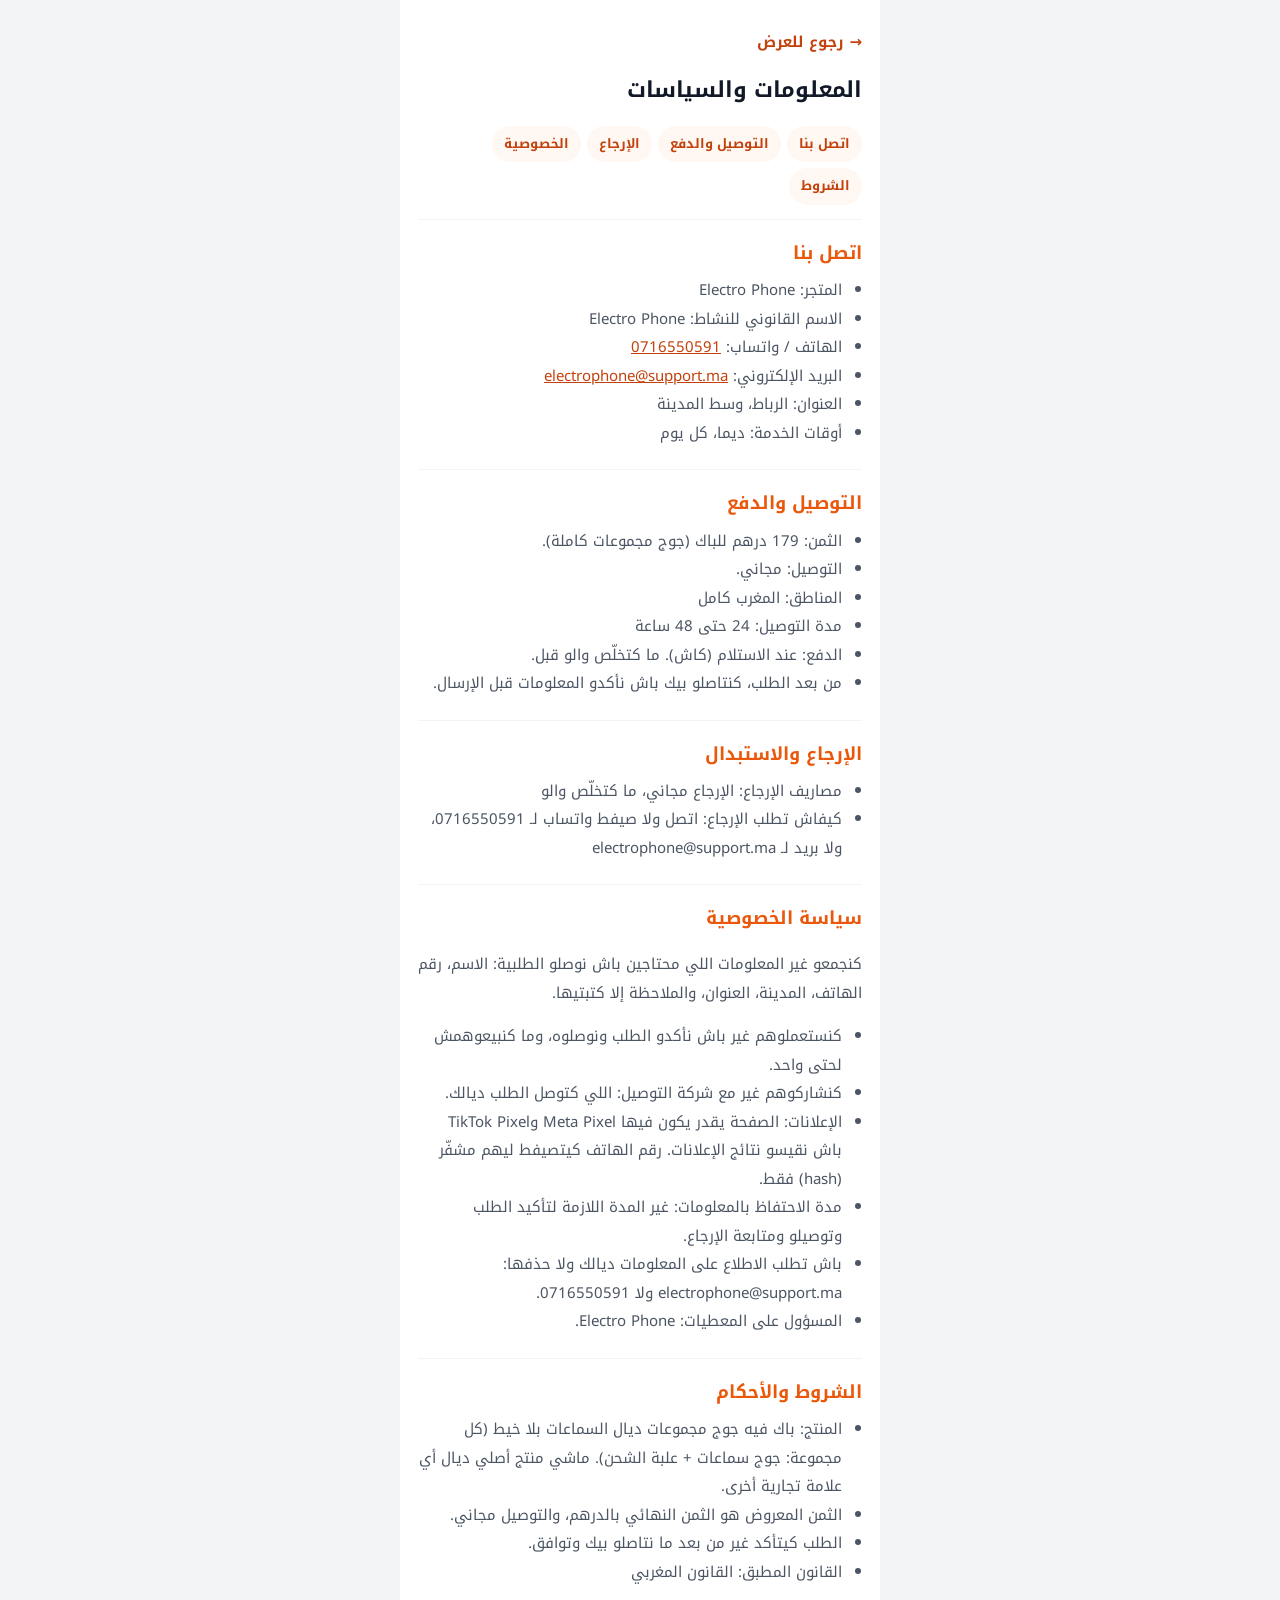
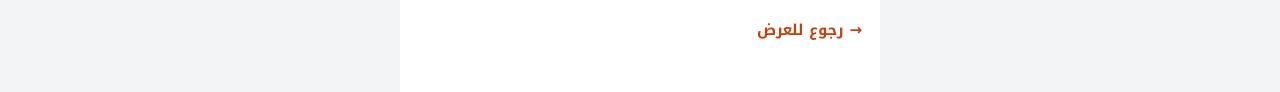
<file: policies.html>
<!doctype html>
<html lang="ar" dir="rtl">
<head>
<meta charset="utf-8">
<meta name="viewport" content="width=device-width, initial-scale=1, viewport-fit=cover">
<title>Electro Phone — المعلومات والسياسات</title>
<meta name="robots" content="index,follow">
<link rel="preconnect" href="https://fonts.googleapis.com">
<link rel="preconnect" href="https://fonts.gstatic.com" crossorigin>
<link rel="stylesheet" href="https://fonts.googleapis.com/css2?family=Noto+Kufi+Arabic:wght@400;700;800&display=swap">
<style>
:root{--o:#EA580C;--t:#111827;--t2:#4B5563}
*{box-sizing:border-box}
body{margin:0;background:#F3F4F6;font-family:'Noto Kufi Arabic',system-ui,sans-serif;color:var(--t);line-height:1.9;font-size:15px}
main{max-width:480px;margin-inline:auto;background:#fff;min-height:100vh;padding:20px 18px 40px}
a{color:#C2410C}
.back{display:inline-flex;align-items:center;min-height:44px;font-weight:700;text-decoration:none}
h1{font-size:22px;margin:6px 0 4px}
.note{background:#FFF7ED;border:1px solid #FDBA74;border-radius:12px;padding:10px 12px;font-size:13px;color:#9A3412}
nav{display:flex;flex-wrap:wrap;gap:6px;margin:14px 0}
nav a{padding:6px 12px;border-radius:999px;background:#FFF7F2;text-decoration:none;font-size:13px;font-weight:700;min-height:36px;display:inline-flex;align-items:center}
section{padding:16px 0;border-top:1px solid #F3F4F6;scroll-margin-top:12px}
h2{font-size:18px;margin:0 0 6px;color:var(--o)}
p,li{color:var(--t2)}
ul{padding-inline-start:20px;margin:6px 0}
.ph{background:#FFEDD5;color:#9A3412;padding:0 4px;border-radius:4px;font-weight:700}
</style>
</head>
<body>
<main>
<a class="back" href="index.html">→ رجوع للعرض</a>
<h1>المعلومات والسياسات</h1>
<nav aria-label="أقسام الصفحة"><a href="#contact">اتصل بنا</a><a href="#delivery">التوصيل والدفع</a><a href="#returns">الإرجاع</a><a href="#privacy">الخصوصية</a><a href="#terms">الشروط</a></nav>

<section id="contact">
  <h2>اتصل بنا</h2>
  <ul>
    <li>المتجر: Electro Phone</li>
    <li>الاسم القانوني للنشاط: Electro Phone</li>
    <li>الهاتف / واتساب: <a href="tel:0716550591" dir="ltr">0716550591</a></li>
    <li>البريد الإلكتروني: <a href="mailto:electrophone@support.ma" dir="ltr">electrophone@support.ma</a></li>
    <li>العنوان: الرباط، وسط المدينة</li>
    <li>أوقات الخدمة: ديما، كل يوم</li>
  </ul>
</section>

<section id="delivery">
  <h2>التوصيل والدفع</h2>
  <ul>
    <li>الثمن: <bdi>179</bdi> درهم للباك (جوج مجموعات كاملة).</li>
    <li>التوصيل: مجاني.</li>
    <li>المناطق: المغرب كامل</li>
    <li>مدة التوصيل: 24 حتى 48 ساعة</li>
    <li>الدفع: عند الاستلام (كاش). ما كتخلّص والو قبل.</li>
    <li>من بعد الطلب، كنتاصلو بيك باش نأكدو المعلومات قبل الإرسال.</li>
  </ul>
</section>

<section id="returns">
  <h2>الإرجاع والاستبدال</h2>
  <ul>
    <li>مصاريف الإرجاع: الإرجاع مجاني، ما كتخلّص والو</li>
    <li>كيفاش تطلب الإرجاع: اتصل ولا صيفط واتساب لـ <span dir="ltr">0716550591</span>، ولا بريد لـ <span dir="ltr">electrophone@support.ma</span></li>
  </ul>
</section>

<section id="privacy">
  <h2>سياسة الخصوصية</h2>
  <p>كنجمعو غير المعلومات اللي محتاجين باش نوصلو الطلبية: الاسم، رقم الهاتف، المدينة، العنوان، والملاحظة إلا كتبتيها.</p>
  <ul>
    <li>كنستعملوهم غير باش نأكدو الطلب ونوصلوه، وما كنبيعوهمش لحتى واحد.</li>
    <li>كنشاركوهم غير مع شركة التوصيل: اللي كتوصل الطلب ديالك.</li>
    <li>الإعلانات: الصفحة يقدر يكون فيها Meta Pixel وTikTok Pixel باش نقيسو نتائج الإعلانات. رقم الهاتف كيتصيفط ليهم مشفّر (hash) فقط.</li>
    <li>مدة الاحتفاظ بالمعلومات: غير المدة اللازمة لتأكيد الطلب وتوصيلو ومتابعة الإرجاع.</li>
    <li>باش تطلب الاطلاع على المعلومات ديالك ولا حذفها: <span dir="ltr">electrophone@support.ma</span> ولا <span dir="ltr">0716550591</span>.</li>
    <li>المسؤول على المعطيات: Electro Phone.</li>
  </ul>
</section>

<section id="terms">
  <h2>الشروط والأحكام</h2>
  <ul>
    <li>المنتج: باك فيه جوج مجموعات ديال السماعات بلا خيط (كل مجموعة: جوج سماعات + علبة الشحن). ماشي منتج أصلي ديال أي علامة تجارية أخرى.</li>
    <li>الثمن المعروض هو الثمن النهائي بالدرهم، والتوصيل مجاني.</li>
    <li>الطلب كيتأكد غير من بعد ما نتاصلو بيك وتوافق.</li>
    <li>القانون المطبق: القانون المغربي</li>
  </ul>
</section>

<a class="back" href="index.html">→ رجوع للعرض</a>
</main>
</body>
</html>
</file>
<file: assets/app.css>
/* Electro Phone — Orange Tech: mobile-only, RTL, one font */
:root{
  --o:#EA580C; --neon:#FF6B00; --warm:#FF8A3D; --deep:#C2410C;
  --dark:#080A0F; --graph:#151922; --soft:#FFF7F2; --t:#111827; --t2:#5B6474; --ok:#10B981;
  --r:18px; --ff:'Noto Kufi Arabic',system-ui,sans-serif;
  --safe:env(safe-area-inset-bottom,0px);
}
*{box-sizing:border-box;-webkit-tap-highlight-color:transparent}
[hidden]{display:none !important}
html{scroll-behavior:smooth}
body{margin:0;background:#0d0f14;font-family:var(--ff);color:var(--t);line-height:1.75;font-size:15px;-webkit-font-smoothing:antialiased;text-rendering:optimizeLegibility}
body.lock{overflow:hidden}
.hero.off *,.hero.off::before{animation-play-state:paused !important}
main{max-width:480px;margin-inline:auto;background:#fff;overflow-x:hidden;overflow-x:clip;padding-block-end:calc(84px + var(--safe))}
img{display:block;max-width:100%;height:auto}
h1,h2,h3{font-weight:800;line-height:1.45;margin:0}
button,input,textarea,output{font-family:var(--ff)}
button{cursor:pointer}
.sr{position:absolute;width:1px;height:1px;overflow:hidden;clip:rect(0 0 0 0)}
.skip{position:absolute;inset-inline-start:8px;top:-60px;background:#fff;padding:8px 12px;border-radius:10px;z-index:99;font-weight:700}
.skip:focus{top:8px}
:focus-visible{outline:3px solid var(--warm);outline-offset:2px}

/* ---------- buttons ---------- */
.btn{position:relative;display:flex;align-items:center;justify-content:center;gap:8px;width:100%;min-height:56px;padding-inline:18px;border:0;border-radius:16px;font:700 17px/1.4 var(--ff);text-decoration:none;overflow:hidden;transition:transform .15s,box-shadow .2s}
.btn:active{transform:scale(.97)}
.btn[disabled]{opacity:.55;pointer-events:none}
.btn .arr{display:inline-block;transition:transform .25s}
.btn:active .arr{transform:translateX(-6px)}
.btn-glow{color:#fff;background:linear-gradient(120deg,var(--warm),var(--neon) 45%,var(--o));background-size:200% 100%;box-shadow:0 10px 26px rgba(255,107,0,.38);animation:grad 6s ease infinite}
.btn-glow::after{content:"";position:absolute;inset-block:0;width:40%;inset-inline-start:-50%;background:linear-gradient(90deg,transparent,rgba(255,255,255,.35),transparent);transform:skewX(-20deg);animation:sweep 4.5s ease-in-out infinite 1.5s}
.btn-glass{color:#fff;background:rgba(255,255,255,.1);border:1px solid rgba(255,255,255,.25);backdrop-filter:blur(8px)}
.btn-outline{color:var(--deep);background:transparent;border:2px solid var(--o);margin-top:14px}
.btn-white{color:var(--deep);background:#fff;box-shadow:0 10px 24px rgba(0,0,0,.18)}
.btn-ghost{color:var(--t2);background:transparent;min-height:48px;margin-top:6px}
.btn-wa{color:#fff;background:#16A34A;box-shadow:0 10px 24px rgba(22,163,74,.3)}
@keyframes grad{0%,100%{background-position:0 0}50%{background-position:100% 0}}
@keyframes sweep{0%,70%{inset-inline-start:-50%}100%{inset-inline-start:130%}}

/* ---------- hero ---------- */
.hero{position:relative;background:var(--dark);color:#fff;padding:14px 18px 28px;overflow:hidden;isolation:isolate}
.h-grid{position:absolute;inset:0;z-index:-2;background-image:linear-gradient(rgba(255,255,255,.05) 1px,transparent 1px),linear-gradient(90deg,rgba(255,255,255,.05) 1px,transparent 1px);background-size:28px 28px;mask-image:radial-gradient(circle at 50% 45%,#000 20%,transparent 75%);animation:fade .8s ease both}
.h-glow{position:absolute;z-index:-1;width:150%;aspect-ratio:1;inset-inline-start:-25%;top:12%;background:radial-gradient(circle,rgba(255,107,0,.55),rgba(234,88,12,.18) 40%,transparent 68%);animation:fade 1s ease .25s both,pulse 6s ease-in-out infinite 1.3s}
.h-particles i{position:absolute;width:4px;height:4px;border-radius:50%;background:#FFB37A;box-shadow:0 0 8px #FF8A3D;opacity:0;animation:rise 7s linear infinite}
.h-particles i:nth-child(1){inset-inline-start:10%;top:70%;animation-delay:.2s}
.h-particles i:nth-child(2){inset-inline-start:25%;top:80%;animation-delay:1.4s}
.h-particles i:nth-child(3){inset-inline-start:42%;top:75%;animation-delay:2.6s}
.h-particles i:nth-child(4){inset-inline-start:58%;top:85%;animation-delay:.8s}
.h-particles i:nth-child(5){inset-inline-start:72%;top:72%;animation-delay:3.4s}
.h-particles i:nth-child(6){inset-inline-start:86%;top:82%;animation-delay:2s}
.h-particles i:nth-child(7){inset-inline-start:33%;top:60%;animation-delay:4.2s}
.h-particles i:nth-child(8){inset-inline-start:65%;top:62%;animation-delay:5s}
@keyframes rise{0%{opacity:0;transform:translateY(0)}15%{opacity:.9}100%{opacity:0;transform:translateY(-260px)}}
@keyframes pulse{0%,100%{transform:scale(1)}50%{transform:scale(1.08)}}
@keyframes fade{from{opacity:0}to{opacity:1}}
.h-top{display:flex;align-items:center;justify-content:space-between;margin-block-end:14px}
.brand{font-weight:800;font-size:18px;direction:ltr}
.brand b{color:var(--warm)}
.h-tag{font-weight:800;font-size:13px;padding:4px 12px;border-radius:999px;border:1px solid rgba(255,138,61,.6);color:var(--warm);background:rgba(255,107,0,.1)}
.h-title{font-size:clamp(30px,9vw,40px);text-align:center;line-height:1.5}
.h-title em{font-style:normal;background:linear-gradient(90deg,#FFD0A8,var(--warm),var(--neon));-webkit-background-clip:text;background-clip:text;color:transparent}
.h-stage{position:relative;margin:16px auto 8px;width:min(100%,360px)}
.h-waves{position:absolute;inset-inline:-30px;top:40%;width:calc(100% + 60px);height:120px;z-index:0;opacity:.7}
.h-waves path{fill:none;stroke:#fff;stroke-width:1.2;stroke-dasharray:500;animation:wave 4s ease-in-out infinite}
.h-waves path:nth-child(2){opacity:.6;animation-delay:.6s}
.h-waves path:nth-child(3){opacity:.4;animation-delay:1.2s}
@keyframes wave{0%{stroke-dashoffset:500}50%{stroke-dashoffset:0}100%{stroke-dashoffset:-500}}
.h-prod{position:relative;z-index:1;display:block;width:100%;padding:0;border:0;background:none;border-radius:28px;animation:float 5s ease-in-out infinite 1.4s}
.h-prod img{border-radius:28px;box-shadow:0 30px 60px rgba(255,107,0,.35),0 0 0 1px rgba(255,255,255,.08)}
@keyframes float{0%,100%{transform:translateY(0) rotate(0)}50%{transform:translateY(-10px) rotate(-.6deg)}}
.h-price{display:flex;align-items:center;justify-content:space-between;gap:10px;margin:14px 0;padding:12px 14px;border-radius:18px;background:rgba(255,255,255,.07);border:1px solid rgba(255,255,255,.12);backdrop-filter:blur(10px)}
.h-num{display:flex;align-items:baseline;gap:6px}
.h-num b{font-size:46px;font-weight:800;line-height:1}
.h-num span{font-size:18px;font-weight:700}
.h-badges{display:flex;flex-direction:column;gap:6px;font-size:13px;font-weight:700}
.h-badges span{background:rgba(255,107,0,.18);border-radius:999px;padding:3px 10px;white-space:nowrap}
.h-ctas{display:grid;gap:10px}
.h-note{text-align:center;margin:12px 0 0;color:#FFD0A8;font-weight:700}
/* entrance sequence */
.seq{animation:up .7s cubic-bezier(.2,.8,.2,1) both}
.s3{animation-name:enter;animation-delay:.35s}
.s6{animation-delay:.15s}.s7{animation-delay:.5s}.s8{animation-delay:.65s}
@keyframes up{from{opacity:0;transform:translateY(18px)}to{opacity:1;transform:none}}
@keyframes enter{from{opacity:0;transform:translateY(30px) scale(.9)}to{opacity:1;transform:none}}

/* ---------- sections ---------- */
.sec{padding:34px 18px}
.alt{background:var(--soft)}
.dark{background:var(--graph);color:#fff}
.sec h2{font-size:23px;text-align:center;margin-block-end:4px}
.sub{text-align:center;color:var(--t2);margin:0 0 16px;font-size:14px}
.dark .sub{color:#B8C0CC}
.kicker{display:table;margin:0 auto 8px;font-weight:800;font-size:13px;color:var(--deep);background:#FFEDD5;padding:3px 12px;border-radius:999px}
.crea-btn,.life,.macro{display:block;width:100%;padding:0;border:0;background:none;border-radius:var(--r);overflow:hidden;position:relative;box-shadow:0 10px 28px rgba(17,24,39,.12)}
.crea-btn img,.life img,.macro img{width:100%;transition:transform .5s}
.crea-btn:active img,.life:active img,.macro:active img{transform:scale(1.03)}
.wipe img{clip-path:inset(0 0 0 100%);transition:clip-path 1s cubic-bezier(.7,0,.2,1) .15s}
.reveal.in .wipe img{clip-path:inset(0)}
.row2{display:grid;grid-template-columns:1fr 1fr;gap:10px;margin-top:14px}
.mini{display:flex;flex-direction:column;align-items:center;gap:2px;padding:12px 8px;border-radius:16px;background:var(--soft);text-align:center;font-size:13px;font-weight:500}
.mini b{font-size:26px;font-weight:800;color:var(--o);line-height:1.2}

/* features */
.feats{display:grid;grid-template-columns:1fr 1fr;gap:10px}
.feat{display:flex;flex-direction:column;align-items:flex-start;gap:6px;padding:16px 14px;border-radius:18px;background:rgba(255,255,255,.05);border:1px solid rgba(255,255,255,.1);color:#fff;text-align:start;min-height:132px;transition:transform .2s,border-color .2s}
.feat:active{transform:scale(.97);border-color:var(--warm)}
.feat b{font-size:15px;font-weight:700}
.feat small{font-size:12.5px;color:#B8C0CC;font-weight:500}
.ic{flex:none;width:44px;height:44px;border-radius:14px;background:linear-gradient(135deg,var(--warm),var(--o));display:flex;align-items:center;justify-content:center;box-shadow:0 6px 18px rgba(255,107,0,.35)}
.ic svg{width:22px;height:22px;stroke:#fff;fill:none;stroke-width:2;stroke-linecap:round;stroke-linejoin:round}
.reveal.in .feat .ic{animation:pop .5s ease both}
.reveal.in .feat:nth-child(2) .ic{animation-delay:.08s}.reveal.in .feat:nth-child(3) .ic{animation-delay:.16s}
.reveal.in .feat:nth-child(4) .ic{animation-delay:.24s}.reveal.in .feat:nth-child(5) .ic{animation-delay:.32s}.reveal.in .feat:nth-child(6) .ic{animation-delay:.4s}
@keyframes pop{from{transform:scale(.4);opacity:0}to{transform:none;opacity:1}}

/* lifestyle */
.life{margin-top:14px}
.life.short{aspect-ratio:4/4.2}
.life.short img{height:100%;object-fit:cover}
.cap{position:absolute;inset-inline:0;bottom:0;padding:60px 16px 16px;color:#fff;text-align:start;font-size:14px;font-weight:500;background:linear-gradient(180deg,transparent,rgba(8,10,15,.88))}
.cap em{display:block;font-style:normal;font-size:20px;font-weight:800}

/* macro */
.zoom-hint{position:absolute;inset-inline-end:12px;bottom:12px;width:40px;height:40px;border-radius:50%;background:rgba(255,255,255,.9);display:flex;align-items:center;justify-content:center;font-size:18px}
.chips{display:flex;flex-wrap:wrap;justify-content:center;gap:8px;margin-top:14px}
.chips span{font-size:13px;font-weight:500;padding:6px 12px;border-radius:999px;border:1.5px solid #FED7AA}

/* battery */
.bat{margin-top:14px;padding:16px;border-radius:var(--r);background:#fff;box-shadow:0 6px 20px rgba(17,24,39,.07)}
.bat-row{display:flex;justify-content:space-between;align-items:center;gap:8px;font-weight:700;font-size:14px}
.bat-row b{color:var(--o);font-size:17px;white-space:nowrap}
.bar{height:12px;border-radius:999px;background:#FFEDD5;overflow:hidden;margin:10px 0 8px}
.bar i{display:block;height:100%;width:0;border-radius:999px;background:linear-gradient(90deg,var(--warm),var(--o));transition:width 1.6s ease .2s}
.reveal.in .bar i{width:85%}
.bat small{color:var(--t2)}

/* checks */
.checks{list-style:none;padding:0;margin:14px 0 0;display:grid;gap:8px}
.checks li{display:flex;align-items:center;gap:10px;font-weight:700}
.checks li::before{content:"✓";flex:none;width:26px;height:26px;border-radius:50%;background:var(--ok);color:#fff;display:flex;align-items:center;justify-content:center;font-size:14px}

/* offer */
.offer{position:relative;overflow:hidden;text-align:center;color:#fff;padding:26px 20px;border-radius:26px;background:radial-gradient(circle at 80% 0,var(--warm),var(--neon) 40%,var(--deep));box-shadow:0 18px 40px rgba(234,88,12,.35)}
.offer h2{color:#fff}
.sweep{position:absolute;inset:0;background:linear-gradient(110deg,transparent 30%,rgba(255,255,255,.18) 50%,transparent 70%);background-size:250% 100%;animation:shine 5s ease-in-out infinite}
@keyframes shine{0%{background-position:150% 0}60%,100%{background-position:-100% 0}}
.o-tag{display:inline-block;margin-top:8px;background:#fff;color:var(--deep);font-weight:800;padding:4px 16px;border-radius:999px}
.o-price{font-weight:800;margin:10px 0 2px;line-height:1}
.o-price b{font-size:68px}
.o-price span{font-size:24px}
.offer ul{list-style:none;padding:0;margin:12px 0 18px;display:grid;gap:4px;font-weight:700}
.reveal.in .o-price{animation:pop .6s cubic-bezier(.3,1.6,.5,1) both .2s}

/* trust */
.trust{display:grid;grid-template-columns:repeat(3,1fr);gap:8px;margin-top:14px}
.trust>div{display:flex;flex-direction:column;align-items:center;text-align:center;gap:4px;padding:14px 6px;border-radius:16px;background:#fff;box-shadow:0 6px 18px rgba(17,24,39,.06)}
.trust b{font-size:13px;line-height:1.5}
.trust small{font-size:11.5px;color:var(--t2)}

/* steps */
.steps{list-style:none;padding:0;margin:16px 0 0}
.steps li{position:relative;display:flex;align-items:center;gap:14px;padding:10px 0;font-weight:700;font-size:16px}
.steps b{flex:none;width:46px;height:46px;border-radius:50%;background:linear-gradient(135deg,var(--warm),var(--o));color:#fff;font-size:19px;display:flex;align-items:center;justify-content:center;z-index:1}
.steps li:not(:last-child)::after{content:"";position:absolute;inset-inline-start:22px;top:56px;width:2px;height:calc(100% - 46px);background:#FED7AA}

/* faq */
.faq{margin-top:14px;display:grid;gap:8px}
.faq details{background:#fff;border-radius:14px;border:1.5px solid #F1F1F1;overflow:hidden}
.faq summary{list-style:none;cursor:pointer;display:flex;align-items:center;justify-content:space-between;gap:10px;min-height:52px;padding:10px 16px;font-weight:700}
.faq summary::-webkit-details-marker{display:none}
.faq summary::after{content:"+";flex:none;width:28px;height:28px;border-radius:50%;background:var(--soft);color:var(--o);display:flex;align-items:center;justify-content:center;font-size:20px;transition:transform .25s}
.faq details[open] summary::after{transform:rotate(45deg)}
.faq details>div{display:grid;grid-template-rows:0fr;transition:grid-template-rows .3s}
.faq details[open]>div{grid-template-rows:1fr}
.faq details>div>p{overflow:hidden;margin:0;padding-inline:16px;color:var(--t2)}
.faq details[open]>div>p{padding-block-end:14px}

/* form — Orange Tech dark checkout */
.order{position:relative;overflow:hidden;background:var(--dark);color:#fff;isolation:isolate;scroll-margin-top:0}
.of-glow{position:absolute;z-index:-1;width:140%;aspect-ratio:1;inset-inline-start:-20%;top:-30%;background:radial-gradient(circle,rgba(255,107,0,.28),transparent 60%);pointer-events:none}
.order .sub{color:#AAB2C0}
.dark-k{background:rgba(255,107,0,.15);color:#FFB37A;border:1px solid rgba(255,138,61,.35)}
.of{display:flex;flex-direction:column;gap:14px}
.of-card{margin:0;min-width:0;border:1px solid rgba(255,138,61,.22);border-radius:22px;padding:16px 14px;background:linear-gradient(180deg,rgba(32,38,51,.9),rgba(21,25,34,.95));box-shadow:0 10px 30px rgba(0,0,0,.25),inset 0 1px 0 rgba(255,255,255,.04)}
.of-h{display:flex;align-items:center;gap:10px;padding:0;margin-block-end:12px;font-weight:700;font-size:16px;color:#fff;float:none;width:100%}
.of-n{flex:none;width:28px;height:28px;border-radius:50%;background:linear-gradient(135deg,var(--warm),var(--o));display:flex;align-items:center;justify-content:center;font-size:14px;font-weight:800}
.fl{margin-block-end:12px}
.fl:last-of-type{margin-block-end:0}
.fl label{display:block;font-weight:700;font-size:14px;margin-block-end:6px;color:#E5E7EB}
.in-wrap{position:relative}
.fl input,.fl textarea{width:100%;font-size:16px;font-weight:500;color:#fff;background:#202633;border:1.5px solid #2E3546;border-radius:14px;min-height:52px;padding:12px 14px;padding-inline-end:40px;text-align:right;transition:border-color .2s,box-shadow .2s,background .2s}
.fl input[dir=ltr]{text-align:right}
.fl textarea{min-height:84px;resize:vertical;line-height:1.7}
.fl textarea.short{min-height:60px}
.fl input::placeholder,.fl textarea::placeholder{color:#7C8597}
.fl input:focus,.fl textarea:focus{outline:none;border-color:var(--neon);background:#232a38;box-shadow:0 0 0 4px rgba(255,107,0,.18),0 0 18px rgba(255,107,0,.25)}
.ok-ic{position:absolute;inset-inline-end:12px;top:15px;width:22px;height:22px;border-radius:50%;background:var(--ok);color:#fff;font-size:12px;display:flex;align-items:center;justify-content:center;opacity:0;transform:scale(.5);transition:opacity .25s,transform .25s;pointer-events:none}
.fl.valid .ok-ic{opacity:1;transform:none}
.fl.valid input,.fl.valid textarea{border-color:rgba(16,185,129,.6)}
.fl.bad input,.fl.bad textarea{border-color:#EF4444;box-shadow:0 0 0 4px rgba(239,68,68,.15)}
.fl.shake .in-wrap{animation:shake .35s ease}
@keyframes shake{20%,60%{transform:translateX(-5px)}40%,80%{transform:translateX(5px)}}
.err{max-height:0;overflow:hidden;margin:0;color:#FCA5A5;font-size:13px;font-weight:500;transition:max-height .25s,margin .25s}
.fl.bad .err{max-height:60px;margin-top:6px}
.hp{position:absolute;inset-inline-start:-9999px;width:1px;height:1px;overflow:hidden}
/* city combobox */
.c-list{position:absolute;z-index:5;inset-inline:0;top:calc(100% + 6px);max-height:240px;overflow-y:auto;margin:0;padding:6px;list-style:none;background:#1B2130;border:1px solid rgba(255,138,61,.35);border-radius:14px;box-shadow:0 18px 40px rgba(0,0,0,.45);animation:up .18s ease both}
.c-list li{padding:12px;border-radius:10px;cursor:pointer;min-height:44px;display:flex;justify-content:space-between;align-items:center;gap:8px}
.c-list li small{color:#7C8597;font-size:12px}
.c-list li[aria-selected=true],.c-list li:active{background:rgba(255,107,0,.2)}
.c-list li.c-none{color:#AAB2C0;cursor:default}
.loc-btn{margin-top:8px;min-height:44px;padding:8px 12px;border-radius:12px;border:1px dashed rgba(255,138,61,.5);background:transparent;color:#FFB37A;font-size:13px;font-weight:500}
.loc-msg{margin:6px 0 0;font-size:13px;color:#AAB2C0}
.loc-msg:empty{display:none}
.loc-msg button{margin-inline-start:6px;min-height:36px;padding:4px 12px;border-radius:10px;border:0;background:var(--o);color:#fff;font-weight:700}
/* quantity cards */
.qcards{display:grid;gap:10px}
.qc{position:relative;display:flex;align-items:center;gap:12px;padding:10px 12px;min-height:72px;border-radius:16px;border:1.5px solid #2E3546;background:#202633;cursor:pointer;transition:border-color .2s,transform .2s,box-shadow .2s}
.qc input{position:absolute;opacity:0;pointer-events:none}
.qc img{flex:none;width:52px;height:52px;border-radius:12px;object-fit:cover}
.qc-t{flex:1;display:flex;flex-direction:column;line-height:1.5}
.qc-t small{color:#AAB2C0;font-size:12px}
.qc-p{font-weight:800;white-space:nowrap}
.qc:has(input:checked),.qc.sel{border-color:var(--neon);transform:scale(1.02);box-shadow:0 0 0 3px rgba(255,107,0,.15),0 0 22px rgba(255,107,0,.3);background:#262b38}
.qc:has(input:focus-visible){outline:3px solid var(--warm);outline-offset:2px}
.qc::after{content:"";position:absolute;inset-inline-end:-6px;top:-6px;width:22px;height:22px;border-radius:50%;background:var(--o);color:#fff;font-size:12px;display:flex;align-items:center;justify-content:center;transform:scale(0);transition:transform .25s}
.qc:has(input:checked)::after,.qc.sel::after{content:"✓";transform:scale(1)}
/* summary */
.sum{display:grid;gap:4px;margin:0;font-size:14px}
.sum>div{display:flex;justify-content:space-between;gap:10px}
.sum dt{color:#AAB2C0}
.sum dd{margin:0;font-weight:700;text-align:end}
.sum .tot{border-top:1px dashed rgba(255,138,61,.4);padding-top:8px;margin-top:6px;font-size:18px;font-weight:800}
.sum .tot dt{color:#fff}
.sum .tot dd{color:#FFB37A;font-size:22px}
.free{color:var(--ok) !important}
.of-info{list-style:none;margin:0;padding:12px 14px;display:grid;gap:6px;border-radius:16px;background:rgba(16,185,129,.08);border:1px solid rgba(16,185,129,.25);font-size:13.5px}
.of-info li{display:flex;gap:8px;align-items:flex-start}
.form-err{margin:0;padding:12px 14px;border-radius:14px;background:rgba(239,68,68,.12);border:1px solid rgba(239,68,68,.4);color:#FCA5A5;font-size:14px;font-weight:500}
.submit{min-height:60px;font-size:19px}
.submit .spin{display:none;width:20px;height:20px;border-radius:50%;border:3px solid rgba(255,255,255,.35);border-top-color:#fff;animation:rot .8s linear infinite}
.submit.loading .spin{display:block}
.submit.loading .arr{display:none}
.submit[aria-disabled=true]{opacity:.7;pointer-events:none}
@keyframes rot{to{transform:rotate(360deg)}}
.order .secure{color:#8A93A3;text-align:center;font-size:12.5px;margin:0}
.order .secure a{color:#FFB37A}
/* result */
.done{text-align:center;padding:24px 16px;border-radius:24px;background:linear-gradient(180deg,#202633,#151922);border:1px solid rgba(255,138,61,.3);outline:none}
.done h3{font-size:21px;margin:8px 0 6px}
.done p{color:#AAB2C0;margin:0 0 14px}
.done .sum{text-align:start;padding:12px 14px;border-radius:14px;background:rgba(255,255,255,.04);margin-block-end:14px}
.burst{position:relative;width:96px;height:96px;margin:0 auto}
.burst .ring{position:absolute;inset:0;border-radius:50%;background:radial-gradient(circle,var(--neon),var(--o));box-shadow:0 0 40px rgba(255,107,0,.6);animation:grow .5s cubic-bezier(.3,1.5,.5,1) both}
.burst svg{position:absolute;inset:22px;fill:none;stroke:#fff;stroke-width:5;stroke-linecap:round;stroke-linejoin:round;stroke-dasharray:40;stroke-dashoffset:40;animation:draw .45s ease .45s forwards}
.burst i{position:absolute;top:50%;left:50%;width:7px;height:7px;border-radius:50%;background:#FFB37A;opacity:0;animation:conf .8s ease-out .5s both}
.burst i:nth-of-type(1){--x:-60px;--y:-40px}.burst i:nth-of-type(2){--x:60px;--y:-40px}.burst i:nth-of-type(3){--x:-70px;--y:20px}.burst i:nth-of-type(4){--x:70px;--y:20px}
.burst i:nth-of-type(5){--x:-30px;--y:-70px;background:var(--ok)}.burst i:nth-of-type(6){--x:30px;--y:-70px;background:#fff}.burst i:nth-of-type(7){--x:-40px;--y:60px;background:#fff}.burst i:nth-of-type(8){--x:40px;--y:60px;background:var(--ok)}
.done.warn .ring{background:radial-gradient(circle,#FFB37A,var(--o))}
.done.fail .ring{background:radial-gradient(circle,#F87171,#B91C1C);box-shadow:0 0 30px rgba(239,68,68,.5)}
.done.fail .burst svg,.done.fail .burst i,.done.warn .burst i{display:none}
@keyframes grow{from{transform:scale(0)}to{transform:scale(1)}}
@keyframes draw{to{stroke-dashoffset:0}}
@keyframes conf{0%{opacity:1;transform:translate(-50%,-50%)}100%{opacity:0;transform:translate(calc(-50% + var(--x)),calc(-50% + var(--y)))}}
.done .btn-ghost{color:#AAB2C0}
.done .btn-wa{margin-block-end:6px}

/* store info + footer */
.store{background:var(--graph);color:#fff}
.store .sum{padding:14px;border-radius:16px;background:rgba(255,255,255,.04);margin-top:12px}
.ph{color:#FFB37A !important;font-weight:500 !important}
/* consent */
.consent{position:fixed;z-index:50;inset-inline:0;bottom:0;max-width:480px;margin-inline:auto;padding:14px 16px calc(14px + var(--safe));background:#151922;color:#fff;border-top:1px solid rgba(255,138,61,.4);font-size:13.5px}
.consent p{margin:0 0 10px}
.consent a{color:#FFB37A}
.consent div{display:flex;gap:8px}
.consent .btn{min-height:46px;font-size:15px}

/* final + footer */
.final{background:var(--dark);color:#fff}
.final h2{margin-block-end:14px}
.final .btn{margin-top:16px}
.foot{text-align:center;padding:18px 18px 8px;color:#8A93A3;font-size:12.5px;background:var(--dark)}
.foot p{margin:10px 0 0}
.foot-links{display:flex;flex-wrap:wrap;justify-content:center;gap:4px 14px}
.foot-links a{color:#C9D1DD;min-height:36px;display:inline-flex;align-items:center}

/* ---------- reveal ---------- */
.reveal>*{opacity:0;transform:translateY(18px);transition:opacity .6s ease,transform .6s ease}
.reveal.in>*{opacity:1;transform:none}
.reveal.in>*:nth-child(2){transition-delay:.06s}.reveal.in>*:nth-child(3){transition-delay:.12s}.reveal.in>*:nth-child(n+4){transition-delay:.18s}
.no-js .reveal>*{opacity:1;transform:none}

/* ---------- sticky + fab ---------- */
.sticky{position:fixed;z-index:30;inset-inline:0;bottom:0;max-width:480px;margin-inline:auto;display:flex;align-items:center;gap:10px;padding:10px 14px calc(10px + var(--safe));background:rgba(8,10,15,.88);backdrop-filter:blur(14px);border-radius:20px 20px 0 0;color:#fff;box-shadow:0 -10px 30px rgba(0,0,0,.2);transform:translateY(120%);transition:transform .35s ease}
.sticky.show{transform:none}
.st-pack{font-size:12px;font-weight:800;color:var(--warm);border:1px solid rgba(255,138,61,.5);border-radius:999px;padding:2px 8px;white-space:nowrap}
.st-price{font-size:18px;font-weight:800;white-space:nowrap}
.sticky .btn{flex:1;min-height:48px;font-size:15px;border-radius:14px}
.fab{position:fixed;z-index:31;bottom:calc(84px + var(--safe));inset-inline-end:max(14px,calc(50vw - 226px));width:56px;height:56px;border-radius:50%;border:0;background:linear-gradient(135deg,var(--warm),var(--o));box-shadow:0 10px 26px rgba(255,107,0,.45);display:flex;align-items:center;justify-content:center;transition:transform .3s,opacity .3s}
.fab::before{content:"";position:absolute;inset:-6px;border-radius:50%;border:2px solid rgba(255,138,61,.5);animation:ring 2.8s ease-out infinite}
.fab svg{width:26px;height:26px;stroke:#fff;fill:none;stroke-width:2;stroke-linecap:round;stroke-linejoin:round}
.fab.hide{opacity:0;transform:scale(.6);pointer-events:none}
@keyframes ring{0%{transform:scale(.9);opacity:1}100%{transform:scale(1.35);opacity:0}}

/* ---------- popups ---------- */
.scrim{position:fixed;inset:0;z-index:40;background:rgba(8,10,15,.6);backdrop-filter:blur(4px);opacity:0;transition:opacity .25s}
.scrim.on{opacity:1}
.sheet{position:fixed;z-index:41;inset-inline:0;bottom:0;max-width:480px;margin-inline:auto;max-height:88vh;max-height:88dvh;overflow-y:auto;overscroll-behavior:contain;padding:10px 18px calc(20px + var(--safe));background:#fff;border-radius:26px 26px 0 0;box-shadow:0 -20px 50px rgba(0,0,0,.3);transform:translateY(105%);transition:transform .32s cubic-bezier(.2,.8,.2,1)}
.sheet.on{transform:translateY(var(--drag,0px))}
.sheet.dragging{transition:none}
.grab{width:44px;height:5px;border-radius:9px;background:#E5E7EB;margin:2px auto 12px;touch-action:none}
.sheet h3{font-size:20px;text-align:center;margin-block-end:12px;padding-inline:40px}
.sheet p{color:var(--t2);margin:10px 0 14px}
.x{position:absolute;top:12px;inset-inline-end:12px;width:40px;height:40px;border-radius:50%;border:0;background:#F3F4F6;font-size:16px;color:var(--t);display:flex;align-items:center;justify-content:center}
.sh-img{width:100%;border-radius:16px;margin-block-end:12px;background:var(--soft)}
.sh-price{text-align:center;font-weight:800;font-size:44px;color:var(--o);margin:10px 0;line-height:1.2}
.sh-price span{font-size:20px}
.res-ic{width:68px;height:68px;margin:6px auto 10px;border-radius:50%;display:flex;align-items:center;justify-content:center;font-size:32px;background:#DCFCE7}
.res-ic.bad{background:#FEE2E2}
#rs-sum{margin-block-end:14px}

/* gallery */
.sheet.full{top:0;max-height:none;height:100vh;height:100dvh;border-radius:0;padding:0;background:#000;display:flex;flex-direction:column;justify-content:center;overflow:hidden}
.sheet.full .x{z-index:3;background:rgba(255,255,255,.15);color:#fff;top:calc(12px + env(safe-area-inset-top,0px))}
.g-track{display:flex;overflow-x:auto;scroll-snap-type:x mandatory;scrollbar-width:none;direction:ltr}
.g-track::-webkit-scrollbar{display:none}
.g-slide{flex:0 0 100%;scroll-snap-align:center;display:flex;align-items:center;justify-content:center;overflow:hidden;height:78vh;height:78dvh}
.g-slide img{max-height:78vh;max-height:78dvh;width:auto;max-width:100%;object-fit:contain;transition:transform .3s;touch-action:pan-x pan-y pinch-zoom}
.g-slide img.z{transform:scale(2.2);cursor:zoom-out}
.g-dots{display:flex;justify-content:center;gap:6px;margin-top:14px;direction:ltr}
.g-dots i{width:7px;height:7px;border-radius:9px;background:rgba(255,255,255,.35);transition:width .25s,background .25s}
.g-dots i.on{width:20px;background:var(--warm)}
.g-hint{text-align:center;color:#9CA3AF !important;font-size:12px;margin:10px 0 calc(10px + var(--safe)) !important}

/* chat */
.sheet.chat{display:flex;flex-direction:column;height:82vh;height:82dvh;padding-block-end:0;background:var(--graph);color:#fff}
.chat .grab{background:rgba(255,255,255,.2)}
.chat-head{display:flex;align-items:center;gap:10px;padding-block-end:10px;border-bottom:1px solid rgba(255,255,255,.08);position:relative}
.chat-head h3{text-align:start;margin:0;padding:0;font-size:17px}
.chat-head small{color:#B8C0CC;font-size:11.5px}
.chat-head .x{position:static;margin-inline-start:auto;background:rgba(255,255,255,.1);color:#fff}
.bot-ic{width:42px;height:42px;border-radius:50%;background:linear-gradient(135deg,var(--warm),var(--o));display:flex;align-items:center;justify-content:center;font-size:20px;flex:none;box-shadow:0 0 18px rgba(255,107,0,.5)}
.msgs{flex:1;overflow-y:auto;padding:14px 0;display:flex;flex-direction:column;gap:8px}
.msg{max-width:84%;padding:10px 14px;border-radius:18px;font-size:14.5px;line-height:1.7;animation:up .25s ease both;white-space:pre-line}
.msg.bot{align-self:flex-start;background:rgba(255,255,255,.08);border-start-start-radius:6px}
.msg.me{align-self:flex-end;background:linear-gradient(135deg,var(--warm),var(--o));border-start-end-radius:6px}
.msg .btn{margin-top:10px;min-height:44px;font-size:14px}
.typing{display:flex;gap:4px;align-self:flex-start;padding:14px;background:rgba(255,255,255,.08);border-radius:18px}
.typing i{width:7px;height:7px;border-radius:50%;background:#B8C0CC;animation:blink 1s infinite}
.typing i:nth-child(2){animation-delay:.15s}.typing i:nth-child(3){animation-delay:.3s}
@keyframes blink{0%,100%{opacity:.3}50%{opacity:1}}
.sugg{display:flex;gap:8px;overflow-x:auto;padding:4px 0 10px;scrollbar-width:none}
.sugg::-webkit-scrollbar{display:none}
.sugg button{flex:none;font-size:13px;font-weight:500;color:#fff;background:rgba(255,107,0,.15);border:1px solid rgba(255,138,61,.5);border-radius:999px;padding:8px 14px;min-height:40px}
.ask{display:flex;gap:8px;padding:10px 0 calc(12px + var(--safe));border-top:1px solid rgba(255,255,255,.08)}
.ask input{flex:1;min-width:0;font-size:16px;padding:12px 14px;border-radius:14px;border:1px solid rgba(255,255,255,.15);background:rgba(255,255,255,.06);color:#fff}
.ask input::placeholder{color:#8A93A3}
.ask button{flex:none;width:50px;height:50px;border-radius:14px;border:0;background:var(--o);color:#fff;font-size:20px;font-weight:700}

/* ---------- reduced motion ---------- */
@media (prefers-reduced-motion:reduce){
  *,*::before,*::after{animation-duration:.01ms !important;animation-iteration-count:1 !important;transition-duration:.01ms !important}
  html{scroll-behavior:auto}
  .wipe img{clip-path:none}
}

/* ---------- body scroll lock (iOS + in-app webviews) ---------- */
body.lock{position:fixed;inset-inline:0;width:100%}
.paused *{animation-play-state:paused !important}

/* ---------- cinematic offer popup ---------- */
.sheet.promo{top:0;max-height:none;height:100vh;height:100dvh;border-radius:0;padding:calc(56px + env(safe-area-inset-top,0px)) 18px calc(18px + var(--safe));background:radial-gradient(120% 70% at 50% 30%,#2a1306 0%,#0d0f14 55%,#080A0F 100%);color:#fff;display:flex;flex-direction:column;justify-content:center;gap:10px;overflow-y:auto;transform:none;opacity:0;transition:opacity .35s ease}
.sheet.promo.on{opacity:1;transform:none}
.sheet.promo .x{z-index:5;position:fixed;top:calc(12px + env(safe-area-inset-top,0px));inset-inline-end:max(12px,calc(50vw - 228px));background:rgba(255,255,255,.14);color:#fff;border:1px solid rgba(255,255,255,.25)}
.pr-fx i{position:absolute;width:5px;height:5px;border-radius:50%;background:#FFB37A;box-shadow:0 0 10px #FF8A3D;opacity:0;animation:rise 6s linear infinite}
.pr-fx i:nth-child(1){inset-inline-start:12%;top:75%}.pr-fx i:nth-child(2){inset-inline-start:30%;top:85%;animation-delay:1s}.pr-fx i:nth-child(3){inset-inline-start:50%;top:70%;animation-delay:2s}
.pr-fx i:nth-child(4){inset-inline-start:68%;top:80%;animation-delay:3s}.pr-fx i:nth-child(5){inset-inline-start:85%;top:72%;animation-delay:4s}.pr-fx i:nth-child(6){inset-inline-start:40%;top:60%;animation-delay:5s}
.pr-waves{position:absolute;inset-inline:0;top:22%;width:100%;height:140px;opacity:0;pointer-events:none}
.pr-waves path{fill:none;stroke:#FF8A3D;stroke-width:1.3;stroke-dasharray:500;animation:wave 4.5s ease-in-out infinite}
.pr-waves path:nth-child(2){stroke:#fff;opacity:.5;animation-delay:.7s}
.pr-stage{position:relative;width:min(78%,300px);margin:0 auto;perspective:900px}
.pr-stage::after{content:"";position:absolute;inset-inline:15%;bottom:-14px;height:18px;border-radius:50%;background:rgba(255,107,0,.45);filter:blur(14px)}
.pr-stage img{border-radius:28px;box-shadow:0 30px 70px rgba(255,107,0,.45),0 0 0 1px rgba(255,255,255,.08);opacity:0;transform:translateY(40px) rotateX(18deg) scale(.86)}
.pr-glass{position:relative;margin-top:18px;padding:18px 16px;border-radius:24px;background:rgba(21,25,34,.62);border:1px solid rgba(255,138,61,.3);backdrop-filter:blur(14px);-webkit-backdrop-filter:blur(14px);box-shadow:0 20px 50px rgba(0,0,0,.4)}
.pr-glass h3{font-size:clamp(20px,6vw,25px);text-align:center;padding:0;margin:0 0 6px;line-height:1.5}
.pr-price{text-align:center;font-weight:800;line-height:1.1;margin:4px 0 12px;opacity:0}
.pr-price bdi{font-size:56px;background:linear-gradient(90deg,#FFD0A8,#FF8A3D,#FF6B00);-webkit-background-clip:text;background-clip:text;color:transparent}
.pr-price span{font-size:20px;color:#FFD0A8}
.pr-list{list-style:none;padding:0;margin:0 0 14px;display:grid;gap:7px}
.pr-list li{display:flex;align-items:center;gap:10px;font-size:14.5px;font-weight:500;opacity:0;transform:translateX(12px)}
.pr-list li::before{content:"✓";flex:none;width:24px;height:24px;border-radius:50%;background:rgba(255,107,0,.2);border:1px solid rgba(255,138,61,.6);color:#FFB37A;display:flex;align-items:center;justify-content:center;font-size:12px}
.pr-cta{opacity:0;transform:translateY(12px)}
.pr-more{display:block;width:100%;min-height:46px;margin-top:6px;border:0;background:none;color:#FFB37A;font-weight:700;font-size:15px;text-decoration:underline;text-underline-offset:5px;opacity:0}
/* staged reveal (only while open) */
.promo.on .pr-waves{animation:fade .6s ease .5s forwards}
.promo.on .pr-stage img{animation:prIn .9s cubic-bezier(.2,.8,.2,1) .25s forwards,float 5s ease-in-out 1.3s infinite}
.promo.on .pr-price{animation:pop .6s cubic-bezier(.3,1.6,.5,1) .85s forwards}
.promo.on .pr-list li{animation:liIn .4s ease forwards}
.promo.on .pr-list li:nth-child(1){animation-delay:1.05s}.promo.on .pr-list li:nth-child(2){animation-delay:1.15s}.promo.on .pr-list li:nth-child(3){animation-delay:1.25s}
.promo.on .pr-list li:nth-child(4){animation-delay:1.35s}.promo.on .pr-list li:nth-child(5){animation-delay:1.45s}
.promo.on .pr-cta{animation:liIn .45s ease 1.6s forwards}
.promo.on .pr-more{animation:fade .4s ease 1.75s forwards}
.promo:not(.on) *{animation:none !important}
@keyframes prIn{to{opacity:1;transform:none}}
@keyframes liIn{to{opacity:1;transform:none}}
@media (max-height:680px){.pr-stage{width:min(58%,220px)}.pr-price bdi{font-size:44px}.pr-list{gap:4px}}
@media (prefers-reduced-motion:reduce){.pr-stage img,.pr-price,.pr-list li,.pr-cta,.pr-more,.pr-waves{opacity:1 !important;transform:none !important}}

/* offer launcher */
.launch{position:fixed;z-index:31;bottom:calc(84px + var(--safe));inset-inline-start:max(14px,calc(50vw - 226px));display:flex;align-items:center;gap:6px;min-height:48px;padding:0 16px;border-radius:999px;border:1px solid rgba(255,138,61,.6);background:rgba(8,10,15,.88);backdrop-filter:blur(10px);color:#fff;font-weight:700;font-size:15px;box-shadow:0 10px 26px rgba(0,0,0,.35);transition:transform .3s,opacity .3s}
.launch.hide{opacity:0;transform:translateY(20px) scale(.8);pointer-events:none}

/* ---------- thank-you page ---------- */
.done{padding:26px 18px}
.ty-status{display:inline-flex;align-items:center;gap:8px;margin:14px 0 4px;padding:6px 14px;border-radius:999px;background:rgba(16,185,129,.12);border:1px solid rgba(16,185,129,.45);color:#6EE7B7;font-size:13.5px;font-weight:700}
.ty-status span{width:20px;height:20px;border-radius:50%;background:var(--ok);color:#fff;font-size:11px;display:flex;align-items:center;justify-content:center}
.done h3{font-size:24px;font-weight:800;margin:6px 0 2px;letter-spacing:0}
.ty-sub{color:#FFB37A !important;font-weight:700;font-size:16px;margin:0 0 10px !important}
.ty-intro{color:#C7CEDA !important;font-size:14.5px;line-height:1.9;max-width:34ch;margin:0 auto 18px !important}
.ty-sum dd{overflow-wrap:anywhere}
.ty-sum .tot dt{font-size:14px}
.ty-block{text-align:start;margin:0 0 14px;padding:16px 14px;border-radius:18px;background:rgba(255,255,255,.035);border:1px solid rgba(255,255,255,.07)}
.ty-block h4{margin:0 0 12px;font-size:16px;font-weight:800;color:#fff}
.ty-block p{margin:0;color:#AAB2C0;font-size:13.5px;line-height:1.85}
.journey{list-style:none;margin:0;padding:0;position:relative}
.journey li{position:relative;display:flex;gap:12px;padding-block-end:16px}
.journey li:last-child{padding-block-end:0}
.journey li:not(:last-child)::before{content:"";position:absolute;inset-inline-start:11px;top:26px;bottom:0;width:2px;background:rgba(255,255,255,.1)}
.journey li.is-done:not(:last-child)::before{background:var(--ok)}
.j-dot{flex:none;width:24px;height:24px;border-radius:50%;border:2px solid rgba(255,255,255,.2);background:#151922;margin-top:2px;position:relative;z-index:1}
.is-next .j-dot{border-color:var(--neon);box-shadow:0 0 0 4px rgba(255,107,0,.18);animation:pulse 2.4s ease-in-out infinite}
.is-done .j-dot{border-color:var(--ok);background:var(--ok)}
.is-done .j-dot::after{content:"✓";position:absolute;inset:0;display:flex;align-items:center;justify-content:center;color:#fff;font-size:12px}
.journey b{display:block;font-size:14.5px;font-weight:700;color:#fff;margin-block-end:2px}
.is-wait b{color:#C7CEDA}
.j-state{display:inline-block;margin-top:6px;font-style:normal;font-size:11.5px;font-weight:700;padding:1px 10px;border-radius:999px;background:rgba(255,255,255,.06);color:#AAB2C0}
.is-next .j-state{background:rgba(255,107,0,.15);color:#FFB37A}
.is-done .j-state{background:rgba(16,185,129,.15);color:#6EE7B7}
.ty-trust{background:linear-gradient(135deg,rgba(255,107,0,.12),rgba(255,107,0,.03));border-color:rgba(255,138,61,.3)}
.ty-final{display:flex;flex-direction:column;gap:2px;margin:6px 0 18px !important;text-align:center}
.ty-final b{color:#fff;font-size:17px;font-weight:800}
.ty-final span{color:#AAB2C0;font-size:14px}
.done.warn h3{font-size:22px}
.ty-sum .tot dd{white-space:nowrap}
</file>
<file: assets/design.css>
/* ===== Electro Phone — clair + vert (override layer, loaded after app.css) ===== */
:root{
  --o:#DB4F0B; --neon:#F26B1D; --warm:#FF8A3D; --deep:#B83C06;
  --ink:#24140A; --paper:#FFFFFF; --mint:#FFF3E8; --line:#F5DCC8; --lime:#FFB347; --mut:#6B5A4C;
  --soft:#FFF8F2; --t:#24140A; --t2:#6B5A4C; --ok:#16A34A;
}
body{background:#F6EFE9}
main{background:var(--paper)}
.btn-glow{background:var(--o);animation:none;box-shadow:0 8px 0 -2px #A83A05,0 14px 24px rgba(219,79,11,.28);transition:transform .15s,box-shadow .15s}
.btn-glow::after{display:none}
.btn-glow:active{transform:translateY(4px);box-shadow:0 4px 0 -2px #A83A05,0 6px 12px rgba(219,79,11,.25)}
.btn.reveal.in{animation:none}
:focus-visible{outline:3px solid var(--o);outline-offset:3px}

/* top bar + header */
.s-top{background:var(--ink);color:#fff;display:flex;justify-content:center;gap:18px;flex-wrap:wrap;font-weight:600}
.s-head{background:var(--paper);border:0;padding:16px 20px 0;justify-content:flex-start}
.brand{color:var(--ink);font-size:20px;letter-spacing:-.2px}
.brand b{color:var(--o)}

/* hero */
.hero.s-hero{background:var(--paper);color:var(--ink);padding:14px 20px 36px;overflow:hidden}
.hero.s-hero::before,.hero.s-hero::after{display:none}
.hero h1{font-size:clamp(40px,12.5vw,58px);line-height:1.18;font-weight:800;margin:6px 0 10px;letter-spacing:-.5px;color:var(--ink)}
.hero h1 span{display:block}
.hero h1 .u{display:inline;background:linear-gradient(var(--lime),var(--lime)) 0 88%/100% .32em no-repeat;padding-inline:2px}
.hero .lede{margin:0;color:var(--mut);font-size:16px;line-height:1.85;max-width:30ch}
.stage{position:relative;margin:22px -6px 0;padding:26px 14px 18px;border-radius:32px;background:var(--mint)}
.stage img{display:block;width:100%;height:auto;filter:drop-shadow(0 18px 22px rgba(36,20,10,.18));animation:rise .8s cubic-bezier(.2,.8,.2,1) both}
.disc{position:absolute;inset-inline-start:-4px;bottom:-26px;width:116px;height:116px;border-radius:50%;background:var(--lime);color:var(--ink);display:flex;flex-direction:column;align-items:center;justify-content:center;line-height:1;transform:rotate(-8deg);box-shadow:0 12px 24px rgba(36,20,10,.18);animation:popd .6s cubic-bezier(.3,1.6,.5,1) .5s both}
.disc bdi{font-size:44px;font-weight:800;letter-spacing:-1px}
.disc span{font-size:14px;font-weight:700;margin-top:4px}
.ep-chips{list-style:none;margin:46px 0 0;padding:0;display:flex;flex-wrap:wrap;gap:8px}
.ep-chips li{display:flex;align-items:center;gap:6px;font-size:13.5px;font-weight:700;color:var(--ink);background:#fff;border:1.5px solid var(--line);border-radius:999px;padding:6px 12px}
.ep-chips svg{width:18px;height:18px;fill:none;stroke:var(--o);stroke-width:2;stroke-linecap:round;stroke-linejoin:round}
.s-cta{padding:22px 0 0;text-align:start}
.s-cta p{color:var(--mut);margin:12px 0 0;text-align:center;font-weight:600;font-size:14px}
@keyframes rise{from{opacity:0;transform:translateY(24px)}to{opacity:1;transform:none}}
@keyframes popd{from{opacity:0;transform:scale(.4) rotate(-20deg)}to{opacity:1;transform:rotate(-8deg)}}

/* sections */
.sec{padding:40px 20px}
.sec h2{text-align:start;font-size:26px;font-weight:800;line-height:1.35;margin:0 0 6px;color:var(--ink)}
.sec .intro{margin:0 0 20px;color:var(--mut)}
.sec.alt{background:var(--mint)}
.ep-feat{list-style:none;margin:20px 0 0;padding:0;border-top:1.5px solid var(--line)}
.ep-feat li{display:flex;gap:14px;align-items:flex-start;padding:16px 0;border-bottom:1.5px solid var(--line)}
.ep-feat .ep-ic{flex:none;width:46px;height:46px;border-radius:14px;background:var(--mint);display:flex;align-items:center;justify-content:center}
.ep-feat svg{width:24px;height:24px;fill:none;stroke:var(--o);stroke-width:1.9;stroke-linecap:round;stroke-linejoin:round}
.ep-feat b{display:block;font-size:16.5px;font-weight:800;line-height:1.5;color:var(--ink)}
.ep-feat p{margin:2px 0 0;color:var(--mut);font-size:14.5px;line-height:1.8}
.ep-how{list-style:none;margin:20px 0 0;padding:0;counter-reset:s}
.ep-how li{position:relative;padding:0 54px 24px 0;counter-increment:s}
.ep-how li::before{content:counter(s);position:absolute;inset-inline-start:auto;right:0;top:0;width:38px;height:38px;border-radius:50%;background:var(--o);color:#fff;font-weight:800;display:flex;align-items:center;justify-content:center}
.ep-how li:not(:last-child)::after{content:"";position:absolute;right:18px;top:42px;bottom:4px;width:2px;background:var(--line)}
.ep-how b{display:block;font-size:16.5px;font-weight:800;color:var(--ink);line-height:1.6}
.ep-how p{margin:0;color:var(--mut);font-size:14.5px}
.ep-deal{margin-top:18px;padding:22px 20px;border-radius:28px;background:var(--ink);color:#fff}
.ep-deal h2{color:#fff;margin:0}
.ep-deal .ep-pr{display:flex;align-items:baseline;gap:8px;margin:6px 0 14px;color:var(--lime)}
.ep-deal .ep-pr bdi{font-size:52px;font-weight:800;line-height:1;letter-spacing:-1px}
.ep-deal .ep-pr span{font-size:18px;font-weight:700}
.ep-deal ul{list-style:none;margin:0 0 20px;padding:0;display:grid;gap:10px}
.ep-deal li{display:flex;gap:10px;align-items:flex-start;color:#F3E4D6;font-size:15px}
.ep-deal li::before{content:"";flex:none;width:20px;height:20px;margin-top:4px;border-radius:50%;background:var(--lime) url("data:image/svg+xml,%3Csvg xmlns='http://www.w3.org/2000/svg' viewBox='0 0 24 24' fill='none' stroke='%2324140A' stroke-width='3.5' stroke-linecap='round' stroke-linejoin='round'%3E%3Cpath d='M6 12.5l4 4 8-9'/%3E%3C/svg%3E") center/12px no-repeat}
.ep-deal .btn-glow{background:var(--lime);color:var(--ink);box-shadow:0 8px 0 -2px #A83A05}
.ep-deal .btn-glow:active{box-shadow:0 4px 0 -2px #A83A05}
.alt .btn,.ep-deal .btn{margin-top:0}

/* FAQ + store */
.faq details{background:#fff;border:1.5px solid var(--line);border-radius:16px}
.faq summary{color:var(--ink)}
.faq summary::after{background:var(--mint);color:var(--o)}
.faq details>div>p{color:var(--mut)}
.store-btn{color:var(--o);border-color:var(--o)}
.store .sum dt{color:var(--mut)}
.store .sum dd,.store .sum a{color:var(--ink)}
.foot{background:var(--mint);color:var(--mut)}
.foot-links a{color:var(--deep);font-weight:600}

/* sticky bar */
.sticky{background:rgba(255,255,255,.96);color:var(--ink);box-shadow:0 -8px 28px rgba(36,20,10,.14);border-top:1.5px solid var(--line)}
.st-pack{color:var(--deep);border-color:var(--line);background:var(--mint)}
.st-price{color:var(--ink)}
.sticky .btn-glow{box-shadow:0 5px 0 -2px #A83A05}

/* popups: order sheet */
.scrim{background:rgba(36,20,10,.5)}
.osheet{background:linear-gradient(180deg,var(--mint) 0,#fff 260px)}
.order{background:transparent;color:var(--ink)}
.o-prod{border-color:var(--line) !important;box-shadow:0 10px 28px rgba(219,79,11,.10) !important}
.o-prod-p{color:var(--deep) !important}
.o-badges li{color:var(--deep) !important;background:var(--mint) !important}
.of-card{border-color:var(--line) !important;box-shadow:0 14px 34px rgba(36,20,10,.08) !important}
.osheet .fl input:focus,.osheet .fl textarea:focus,.fl input:focus,.fl textarea:focus{border-color:var(--o) !important;box-shadow:0 0 0 4px rgba(219,79,11,.16) !important}
.osheet .fl.valid input,.osheet .fl.valid textarea{border-color:#F7C9A3 !important}
.osheet .qty-pick{border-color:var(--o) !important;box-shadow:0 8px 22px rgba(219,79,11,.12) !important;color:var(--ink)}
.qty-pick small,.qty-pick .qp-chev{color:var(--o)}
.osheet .of .sum{background:var(--soft) !important;border:1.5px dashed #F7C9A3 !important}
.osheet .of .sum .tot{border-top-color:#F7C9A3 !important}
.sum dt{color:var(--mut)}
.sum dd{color:var(--ink)}
.sum .tot dt{color:var(--ink)}
.sum .tot dd{color:var(--deep)}
.sum .tot{border-top-color:#F7C9A3}
.free{color:var(--o) !important}
.o-trust li{color:var(--ink) !important}
.o-trust svg{stroke:var(--o) !important}
.order .secure{color:var(--mut)}
.order .secure a{color:var(--deep)}
.form-err{background:#FEF2F2;border-color:#FCA5A5;color:#B91C1C}
.c-list{background:#fff !important;border-color:var(--line) !important}
.c-list li[aria-selected=true],.c-list li:active{background:var(--mint) !important}
.c-list li.c-none,.loc-msg{color:var(--mut)}
.loc-btn{color:var(--deep);border-color:var(--o)}

/* quantity popup */
.qc{background:#fff;border:1.5px solid var(--line);color:var(--ink)}
.qc-t small{color:var(--mut)}
.qc:has(input:checked),.qc.sel{border-color:var(--o);background:var(--soft);box-shadow:0 0 0 3px rgba(219,79,11,.15);transform:none}
.qc:has(input:focus-visible){outline-color:var(--o)}
.qc img{background:var(--mint)}

/* thank-you state */
.done{background:#fff;border:1.5px solid var(--line);color:var(--ink)}
.done h3,.ty-block h4,.journey b,.ty-final b{color:var(--ink)}
.done p,.ty-block p,.ty-final span{color:var(--mut)}
.ty-intro{color:var(--mut) !important}
.ty-sub{color:var(--o) !important}
.ty-status{background:var(--mint);border-color:#F7C9A3;color:var(--deep)}
.ty-block{background:var(--soft);border-color:var(--line)}
.ty-trust{background:var(--mint);border-color:#F7C9A3}
.done .sum{background:var(--soft)}
.burst .ring{background:var(--o);box-shadow:0 0 30px rgba(219,79,11,.4)}
.burst i{background:var(--lime)}
.done.warn .ring{background:var(--warm)}
.journey li:not(:last-child)::before{background:var(--line)}
.j-dot{background:#fff;border-color:var(--line)}
.is-next .j-dot{border-color:var(--o);box-shadow:0 0 0 4px rgba(219,79,11,.18)}
.is-done .j-dot{background:var(--o);border-color:var(--o)}
.is-wait b{color:var(--mut)}
.j-state{background:var(--mint);color:var(--mut)}
.is-next .j-state,.is-done .j-state{background:var(--mint);color:var(--deep)}
.done .btn-ghost{color:var(--deep)}

@media (prefers-reduced-motion:reduce){.stage img,.disc{animation:none}}

.store{background:var(--paper);color:var(--ink)}
.store .sum{background:#fff;border:1.5px solid var(--line)}
.sheet.osheet{background:linear-gradient(180deg,var(--mint) 0,#fff 260px)}
.ep-feat .ep-ic,.ep-deal{box-shadow:none;filter:none}
.ep-deal{box-shadow:0 18px 36px rgba(36,20,10,.18)}
.ep-feat .ep-ic{border:0}
.qty-pick .qp-chev{color:#fff}
.osheet.on #submit{animation:fieldIn .5s cubic-bezier(.2,.8,.2,1) .44s both}
.btn-glow.submit{box-shadow:0 7px 0 -2px #A83A05,0 12px 22px rgba(219,79,11,.25)}
.qc:has(input:checked),.qc.sel{background:var(--soft) !important}

/* ===== animated creatives ===== */
@keyframes bob{0%,100%{transform:translateY(0)}50%{transform:translateY(-9px)}}
@keyframes halo{0%{transform:scale(.5);opacity:.9}100%{transform:scale(2.4);opacity:0}}
@keyframes slideA{from{opacity:0;transform:translateX(-80px) rotate(-6deg)}to{opacity:1;transform:none}}
@keyframes slideB{from{opacity:0;transform:translateX(80px) rotate(6deg)}to{opacity:1;transform:none}}
@keyframes popP{from{opacity:0;transform:translate(-50%,-50%) scale(0) rotate(-90deg)}to{opacity:1;transform:translate(-50%,-50%) scale(1) rotate(0)}}
@keyframes fadeUp{from{opacity:0;transform:translateY(18px)}to{opacity:1;transform:none}}
@keyframes ringx{0%{transform:scale(1);opacity:.7}100%{transform:scale(2.3);opacity:0}}
@keyframes cardUp{from{opacity:0;transform:translateY(60px)}to{opacity:1;transform:none}}
@keyframes sw1{0%,38%{opacity:1}44%,100%{opacity:0}}
@keyframes sw2{0%,38%{opacity:0}44%,92%{opacity:1}100%{opacity:0}}
@keyframes bar{from{transform:scaleY(.25)}to{transform:scaleY(1)}}
@keyframes barOn{0%,38%{opacity:.18}44%,92%{opacity:1}100%{opacity:.18}}
@keyframes tapx{0%,34%{transform:scale(0);opacity:0}38%{transform:scale(.9);opacity:.8}48%{transform:scale(1.9);opacity:0}100%{transform:scale(0);opacity:0}}
@keyframes gauge{from{stroke-dashoffset:327}to{stroke-dashoffset:62}}

.stage{overflow:visible}
.halo{position:absolute;inset:0;border-radius:32px;overflow:hidden;pointer-events:none;display:flex;align-items:center;justify-content:center}
.halo i{position:absolute;width:46%;aspect-ratio:1;border-radius:50%;border:2px solid rgba(219,79,11,.28);animation:halo 3.8s ease-out infinite}
.halo i:nth-child(2){animation-delay:1.25s}.halo i:nth-child(3){animation-delay:2.5s}
.stage img{position:relative;animation:rise .8s cubic-bezier(.2,.8,.2,1) both,bob 5s ease-in-out .9s infinite}

.ep-crs{padding-block:12px 8px}
.cr{position:relative;border-radius:30px;padding:28px 20px 24px;margin-bottom:16px;text-align:center;overflow:hidden;display:flex;flex-direction:column;align-items:center;min-height:380px}
.cr h2{text-align:center;font-size:27px;line-height:1.4;margin:0}
.cr-note{margin:auto 0 0;padding-top:14px;font-size:14.5px;font-weight:600;opacity:.85;animation:fadeUp .6s ease 1.2s both}
html:not(.no-js) .cr:not(.go) *{animation-play-state:paused !important}
.cr.off *{animation-play-state:paused !important}
.cr .r{position:absolute;inset:0;border-radius:50%;border:2px solid currentColor;animation:ringx 2.2s ease-out infinite}
.cr .r2{animation-delay:.7s}.cr .r3{animation-delay:1.4s}

/* 1+1 */
.cr-pack{background:var(--ink);color:#fff}
.cr-pack h2{animation:fadeUp .6s ease both}
.pk{position:relative;display:flex;justify-content:center;align-items:center;width:100%;margin:22px 0 10px}
.pk img{width:42%;height:auto;filter:drop-shadow(0 18px 18px rgba(0,0,0,.4))}
.pk-a{animation:slideA .9s cubic-bezier(.2,.9,.3,1.15) .2s both,bob 4.4s ease-in-out 1.3s infinite}
.pk-b{animation:slideB .9s cubic-bezier(.2,.9,.3,1.15) .2s both,bob 4.4s ease-in-out 2s infinite}
.pk-plus{position:absolute;left:50%;top:46%;width:56px;height:56px;border-radius:50%;background:var(--lime);color:var(--ink);font-size:38px;line-height:1;font-weight:800;display:flex;align-items:center;justify-content:center;z-index:2;animation:popP .55s cubic-bezier(.3,1.7,.5,1) .95s both}
.pk-eq{display:flex;align-items:baseline;gap:8px;color:var(--lime);animation:fadeUp .6s ease 1.2s both}
.pk-eq span{color:#F3E4D6;font-size:15px}
.pk-eq b{font-size:60px;line-height:1;font-weight:800;letter-spacing:-1px}
.pk-eq i{font-style:normal}
.pk-eq em{font-style:normal;font-size:18px;font-weight:700}

/* bluetooth */
.cr-bt{background:var(--mint);color:var(--ink)}
.bt-stage{position:relative;width:100%;height:292px;margin-top:20px;display:flex;justify-content:center}
.bt-ph{position:relative;width:170px;height:292px;border-radius:30px;border:6px solid var(--ink);background:#fff;overflow:hidden;box-shadow:0 18px 30px rgba(36,20,10,.18)}
.bt-notch{position:absolute;top:8px;left:50%;width:46px;height:8px;margin-left:-23px;border-radius:9px;background:var(--ink)}
.bt-card{position:absolute;inset-inline:10px;bottom:12px;padding:16px 8px 40px;border-radius:22px;background:var(--mint);display:flex;flex-direction:column;align-items:center;gap:8px;animation:cardUp .7s cubic-bezier(.2,.9,.3,1) .5s both}
.bt-card b{font-size:15px}
.bt-ic{position:relative;width:54px;height:54px;border-radius:50%;background:var(--o);color:var(--o);display:flex;align-items:center;justify-content:center}
.bt-ic svg{width:26px;height:26px;fill:none;stroke:#fff;stroke-width:2.2;stroke-linecap:round;stroke-linejoin:round;position:relative}
.bt-card small{position:absolute;bottom:14px;inset-inline:0;text-align:center;font-weight:700;font-size:13px}
.bt-card .s1{color:var(--mut);animation:sw1 6s linear 1.2s infinite}
.bt-card .s2{color:var(--deep);opacity:0;animation:sw2 6s linear 1.2s infinite}
.bt-case{position:absolute;left:0;bottom:6px;width:112px;height:auto;filter:drop-shadow(0 14px 14px rgba(36,20,10,.25));animation:slideA .8s cubic-bezier(.2,.9,.3,1.15) .3s both,bob 4.6s ease-in-out 1.2s infinite}

/* calls */
.cr-call{background:var(--ink);color:#fff}
.cl-stage{width:100%;margin:26px 0 8px}
.cl-card{display:grid;grid-template-columns:auto 1fr;gap:10px 14px;align-items:center;text-align:start;background:#fff;color:var(--ink);border-radius:26px;padding:18px;box-shadow:0 20px 34px rgba(0,0,0,.35);animation:cardUp .7s cubic-bezier(.2,.9,.3,1) .35s both}
.cl-av{position:relative;width:58px;height:58px;border-radius:50%;background:var(--o);color:var(--o);display:flex;align-items:center;justify-content:center}
.cl-av svg{width:26px;height:26px;fill:none;stroke:#fff;stroke-width:2.2;stroke-linecap:round;stroke-linejoin:round;position:relative}
.cl-av::after{content:"";position:absolute;inset:-6px;border-radius:50%;background:var(--lime);opacity:0;animation:tapx 7s ease-out 1s infinite;z-index:-1}
.cl-txt{position:relative;display:grid}
.cl-txt b{grid-area:1/1;font-size:17px;font-weight:800}
.cl-txt .t1{animation:sw1 7s linear 1s infinite}
.cl-txt .t2{color:var(--deep);opacity:0;animation:sw2 7s linear 1s infinite}
.cl-txt small{grid-area:2/1;color:var(--mut);font-size:13px}
.cl-bars{grid-column:1/-1;display:flex;justify-content:center;align-items:center;gap:6px;height:44px;animation:barOn 7s linear 1s infinite}
.cl-bars i{width:7px;height:100%;border-radius:6px;background:var(--o);transform-origin:center;animation:bar .7s ease-in-out infinite alternate}
.cl-bars i:nth-child(2){animation-delay:.12s}.cl-bars i:nth-child(3){animation-delay:.3s}.cl-bars i:nth-child(4){animation-delay:.05s}.cl-bars i:nth-child(5){animation-delay:.22s}.cl-bars i:nth-child(6){animation-delay:.4s}.cl-bars i:nth-child(7){animation-delay:.16s}
.cl-tap{display:none}

/* battery */
.cr-bat{background:var(--mint);color:var(--ink)}
.bt-gauge{position:relative;width:206px;height:206px;margin:24px auto 6px;animation:fadeUp .6s ease .2s both}
.bt-gauge svg{width:100%;height:100%;transform:rotate(-90deg)}
.bt-gauge circle{fill:none;stroke-width:10}
.bt-gauge .g0{stroke:#fff}
.bt-gauge .g1{stroke:var(--o);stroke-linecap:round;stroke-dasharray:327;stroke-dashoffset:327;animation:gauge 1.8s cubic-bezier(.3,.7,.2,1) .5s both}
.bt-gauge div{position:absolute;inset:0;display:flex;flex-direction:column;align-items:center;justify-content:center;line-height:1}
.bt-gauge b{font-size:56px;font-weight:800;letter-spacing:-1px}
.bt-gauge small{margin-top:6px;font-size:16px;font-weight:700;color:var(--mut)}

/* ===== pro order form ===== */
.ep-prog{height:6px;border-radius:99px;background:var(--line);overflow:hidden;margin:2px 0 6px}
.ep-prog i{display:block;height:100%;background:var(--o);border-radius:99px;transform-origin:100% 50%;transform:scaleX(0);transition:transform .45s cubic-bezier(.2,.8,.2,1)}
.ep-prog-t{margin:0 0 12px;font-size:12.5px;font-weight:700;color:var(--mut);text-align:start}
.ep-eta{display:flex;align-items:center;justify-content:center;gap:8px;margin:12px 0 4px;padding:9px 12px;border-radius:14px;background:#fff;border:1.5px dashed #F7C9A3;color:var(--deep);font-weight:700;font-size:13.5px}
.o-prod img{animation:bob 4.2s ease-in-out infinite;background:var(--mint)}
.osheet .fl input,.osheet .fl textarea{background:#fff;border:2px solid var(--line);transition:border-color .2s,box-shadow .2s,transform .2s}
.osheet .fl input:focus,.osheet .fl textarea:focus{transform:translateY(-1px)}
.osheet .fl label{color:var(--ink)}
.of.ready .submit::after{display:block;content:"";position:absolute;inset-block:0;width:40%;inset-inline-start:-50%;background:linear-gradient(90deg,transparent,rgba(255,255,255,.35),transparent);transform:skewX(-20deg);animation:sweep 2.6s ease-in-out infinite}

@media (prefers-reduced-motion:reduce){
  .cr *,.halo i,.stage img,.o-prod img,.of.ready .submit::after{animation:none !important}
  .bt-gauge .g1{stroke-dashoffset:62}.bt-card .s2{opacity:1}.bt-card .s1,.cl-txt .t1{display:none}.cl-txt .t2{opacity:1}
}
.cr-pack h2,.cr-call h2{color:#fff}
.pk{gap:10px}.pk img{width:40%}
.bt-ph{transform:translateX(38px)}
.bt-case{width:100px;left:-4px}

/* ===== numbers band, whatsapp, honest section ===== */
.ep-wa{display:flex;align-items:center;justify-content:center;gap:8px;margin-top:14px;min-height:48px;border-radius:14px;border:2px solid #DB4F0B;color:#B83C06;font-weight:700;font-size:15px;text-decoration:none;background:#fff}
.ep-wa svg{width:22px;height:22px;fill:none;stroke:#DB4F0B;stroke-width:2;stroke-linecap:round;stroke-linejoin:round}
.ep-nums{margin:0;padding:6px 16px 26px;background:var(--paper)}
.ep-nums ul{list-style:none;margin:0;padding:0;display:grid;grid-template-columns:1fr 1fr;background:#fff;border:1.5px solid var(--line);border-radius:26px;box-shadow:0 14px 30px rgba(36,20,10,.08);overflow:hidden}
.ep-nums li{position:relative;display:flex;flex-direction:column;align-items:center;text-align:center;padding:20px 10px 18px}
.ep-nums li:nth-child(odd){border-inline-end:1.5px solid var(--line)}
.ep-nums li:nth-child(-n+2){border-bottom:1.5px solid var(--line)}
.n-ic{width:40px;height:40px;border-radius:13px;background:var(--mint);display:flex;align-items:center;justify-content:center;margin-bottom:8px}
.n-ic svg{width:22px;height:22px;fill:none;stroke:var(--o);stroke-width:1.9;stroke-linecap:round;stroke-linejoin:round}
.ep-nums b{font-size:38px;line-height:1.1;font-weight:800;color:var(--deep);letter-spacing:-1px;font-variant-numeric:tabular-nums;unicode-bidi:isolate}
.n-l{margin-top:4px;font-size:13.5px;line-height:1.6;font-weight:600;color:var(--mut)}
.ep-real ul{list-style:none;margin:18px 0 0;padding:0;display:grid;gap:0;border-top:1.5px solid var(--line)}
.ep-real li{padding:16px 0;border-bottom:1.5px solid var(--line)}
.ep-real b{display:block;font-size:16.5px;font-weight:800;color:var(--ink)}
.ep-real p{margin:2px 0 0;color:var(--mut);font-size:14.5px;line-height:1.8}

/* ===== real creatives: pro scroll motion ===== */
@keyframes heroIn{from{opacity:0;transform:scale(.93) translateY(24px);filter:blur(10px)}to{opacity:1;transform:none;filter:none}}
@keyframes kb{from{transform:scale(1)}to{transform:scale(1.045)}}
@keyframes glint{0%,62%{transform:translateX(-140%) skewX(-18deg)}100%{transform:translateX(340%) skewX(-18deg)}}
.hero.ep-hero{padding:16px 16px 34px}
.hero-fig{position:relative;margin:0;border-radius:30px;overflow:hidden;box-shadow:0 26px 50px rgba(36,20,10,.24);animation:heroIn .9s cubic-bezier(.2,.8,.2,1) both;background:#EA580C}
.hero-fig img{display:block;width:100%;height:auto;transform-origin:50% 60%;animation:kb 14s ease-in-out 1s infinite alternate}
.glint{position:absolute;inset-block:0;inset-inline-start:0;width:34%;background:linear-gradient(90deg,transparent,rgba(255,255,255,.38),transparent);animation:glint 5.5s ease-in-out 1.4s infinite;pointer-events:none}
.ep-hero .s-cta{padding:22px 4px 0}
.ep-h{font-size:24px;margin:0 0 16px;text-align:start}
.ep-gal{padding-block:30px 14px}
.ep-gal .ep-cta{margin:6px 0 16px}
.ep-rv{--p:1;--py:0px;position:relative;margin:0 0 16px;border-radius:28px;overflow:hidden;background:#EA580C}
html:not(.no-js) .ep-rv{--p:0}
.ep-rv{clip-path:inset(calc((1 - var(--p)) * 8%) calc((1 - var(--p)) * 7%) round 28px);opacity:calc(.3 + .7 * var(--p))}
.ep-rv img{display:block;width:100%;height:auto;transform:translate3d(0,var(--py),0) scale(calc(1.2 - .14 * var(--p)));will-change:transform}
.ep-rv::after{content:"";position:absolute;inset:0;border-radius:28px;background:linear-gradient(115deg,transparent 35%,rgba(255,255,255,.28) 50%,transparent 65%);transform:translateX(-120%);pointer-events:none}
.ep-rv.is-in::after{animation:shine 1.3s ease .1s 1 both}
@keyframes shine{to{transform:translateX(120%)}}
.ep-carwrap{padding-inline:0;padding-block:30px 24px}
.ep-carwrap .ep-h{padding-inline:20px}
.car{display:flex;gap:12px;overflow-x:auto;scroll-snap-type:x mandatory;padding:6px 20px 14px;scrollbar-width:none;-webkit-overflow-scrolling:touch;overscroll-behavior-x:contain}
.car::-webkit-scrollbar{display:none}
.cf{--s:1;--o:1;flex:0 0 78%;margin:0;scroll-snap-align:center;border-radius:26px;overflow:hidden;background:#EA580C;transform:scale(var(--s));opacity:var(--o);transition:transform .15s linear,opacity .15s linear;box-shadow:0 16px 30px rgba(36,20,10,.18)}
.cf img{display:block;width:100%;height:100%;object-fit:cover;aspect-ratio:4/5}
.cf:nth-child(3) img{aspect-ratio:4/5}
@media (prefers-reduced-motion:reduce){
  .hero-fig,.hero-fig img,.glint,.ep-rv::after{animation:none !important}
  .ep-rv{clip-path:none;opacity:1}.ep-rv img{transform:none}
}

.s-top{background:var(--o)}
.ep-deal .btn-glow{background:var(--o);color:#fff;box-shadow:0 8px 0 -2px #A83A05}
.ep-deal .btn-glow:active{box-shadow:0 4px 0 -2px #A83A05}
.ep-deal .ep-pr{color:#FFB347}
.free{color:var(--ok) !important}

/* ===== header ===== */
@keyframes tick{0%{opacity:0;transform:translateY(9px)}5%,29%{opacity:1;transform:none}34%,100%{opacity:0;transform:translateY(-9px)}}
.s-top{position:relative;display:block;height:34px;padding:0;overflow:hidden;background:var(--o);color:#fff;font-size:13px;font-weight:700}
.s-top .t{position:absolute;inset:0;display:flex;align-items:center;justify-content:center;opacity:0;animation:tick 9s ease-in-out infinite}
.s-top .t2{animation-delay:3s}.s-top .t3{animation-delay:6s}
.s-head{position:sticky;top:0;z-index:25;display:flex;align-items:center;justify-content:space-between;gap:10px;padding:10px 16px;background:rgba(255,255,255,.92);-webkit-backdrop-filter:saturate(1.4) blur(12px);backdrop-filter:saturate(1.4) blur(12px);border-bottom:1.5px solid transparent;transition:box-shadow .25s,border-color .25s}
.s-head.stuck{box-shadow:0 8px 22px rgba(36,20,10,.08);border-color:var(--line)}
.brand{display:flex;align-items:center;gap:10px;text-decoration:none;direction:ltr;color:var(--ink)}
.logo{flex:none;width:40px;height:40px;border-radius:13px;background:linear-gradient(145deg,#FF8A3D,#DB4F0B);display:grid;place-items:center;box-shadow:0 6px 14px rgba(219,79,11,.35)}
.logo svg{width:26px;height:26px}
.bn{display:flex;flex-direction:column;line-height:1.15;text-align:start}
.bn b{font-size:19px;font-weight:800;letter-spacing:-.3px;color:var(--ink)}
.bn b i{font-style:normal;color:var(--o)}
.bn small{margin-top:2px;font-size:11.5px;font-weight:600;color:var(--mut);direction:rtl}
.hd-act{display:flex;align-items:center;gap:8px}
.hd-call{width:42px;height:42px;border-radius:50%;border:1.5px solid var(--line);background:#fff;display:grid;place-items:center}
.hd-call svg{width:20px;height:20px;fill:none;stroke:var(--o);stroke-width:2;stroke-linecap:round;stroke-linejoin:round}
.hd-cta{display:inline-flex;align-items:center;height:42px;padding:0 18px;border-radius:999px;background:var(--o);color:#fff;font-weight:800;font-size:14.5px;text-decoration:none;box-shadow:0 5px 0 -2px #A83A05}
.hd-cta:active{transform:translateY(2px);box-shadow:0 2px 0 -2px #A83A05}
@media (prefers-reduced-motion:reduce){.s-top .t{animation:none}.s-top .t1{opacity:1}}
.s-head .brand{display:flex;animation:none}
.s-head .brand b{color:inherit}

/* ===== top bar only (sticky, 4 rotating messages) ===== */
@keyframes tick4{0%{opacity:0;transform:translateY(9px)}4%,22%{opacity:1;transform:none}26%,100%{opacity:0;transform:translateY(-9px)}}
.s-top{position:sticky;top:0;z-index:25;height:40px;font-size:13.5px;box-shadow:0 4px 14px rgba(36,20,10,.12)}
.s-top .t{animation:tick4 12s ease-in-out infinite}
.s-top .t2{animation-delay:3s}.s-top .t3{animation-delay:6s}.s-top .t4{animation-delay:9s}
.s-top .t1 b{font-weight:800;letter-spacing:-.2px}
@media (prefers-reduced-motion:reduce){.s-top .t{animation:none}.s-top .t1{opacity:1}}
.s-top{position:relative;top:auto}

/* ===== post-order upsell / cross-sell ===== */
.ep-up{background:#fff;border:1.5px solid var(--o)}
.ep-up h4{font-size:17px;margin:0 0 2px;color:var(--ink)}
.ep-up .ep-up-s{margin:0 0 12px;color:var(--mut);font-size:13.5px}
.ep-up-list{display:grid;gap:10px;margin-bottom:12px}
.ep-up-card{position:relative;display:flex;align-items:center;gap:12px;width:100%;padding:12px;text-align:start;border:2px solid var(--line);border-radius:18px;background:#fff;color:var(--ink);cursor:pointer;font:inherit;transition:border-color .2s,background .2s,transform .15s}
.ep-up-card:active{transform:scale(.985)}
.ep-up-card.is-up{border-color:#F7C9A3;background:var(--soft)}
.ep-up-card.on{border-color:var(--o);background:var(--mint);box-shadow:0 0 0 3px rgba(219,79,11,.14)}
.ep-up-card img{flex:none;width:64px;height:64px;border-radius:14px;object-fit:contain;background:var(--mint)}
.ep-up-t{flex:1;min-width:0;display:flex;flex-direction:column;line-height:1.5}
.ep-up-t b{font-size:15px}.ep-up-t small{color:var(--mut);font-size:12.5px}
.ep-up-p{display:flex;flex-direction:column;align-items:flex-end;line-height:1.3}
.ep-up-p b{color:var(--deep);font-size:16px;white-space:nowrap}.ep-up-p s{color:var(--mut);font-size:12px}
.ep-up-badge{position:absolute;top:-10px;inset-inline-start:12px;background:var(--o);color:#fff;font-size:11.5px;font-weight:800;padding:2px 10px;border-radius:999px}
.ep-up-chk{position:absolute;top:-8px;inset-inline-end:-6px;width:24px;height:24px;border-radius:50%;background:var(--o);color:#fff;font-size:13px;display:flex;align-items:center;justify-content:center;transform:scale(0);transition:transform .2s cubic-bezier(.3,1.6,.5,1)}
.ep-up-card.on .ep-up-chk{transform:scale(1)}
.ep-up-btn{margin-top:0}
.ep-up-msg{margin:8px 0 0 !important;text-align:center;font-size:13px;color:var(--mut)}
.ep-up-skip{display:block;margin:6px auto 0;background:none;border:0;color:var(--mut);font:inherit;font-size:13px;text-decoration:underline;min-height:40px;cursor:pointer}
.ep-up-ok{margin:0 0 6px !important;text-align:center;color:var(--deep) !important;font-weight:800;font-size:16px}

.ep-up-card.is-banner{display:grid;grid-template-columns:1fr auto;gap:0;padding:0;overflow:hidden;border-color:#F7C9A3;border-radius:22px;background:#0B1030;color:#fff;box-shadow:0 14px 30px rgba(36,20,10,.18)}
.ep-up-card.is-banner img{grid-column:1/-1;width:100%;height:auto;border-radius:0;background:none;object-fit:cover}
.ep-up-card.is-banner .ep-up-t{padding:12px 14px 4px}
.ep-up-card.is-banner .ep-up-t small{color:#C9D2F5}
.ep-up-card.is-banner .ep-up-p{padding:12px 14px 4px}
.ep-up-card.is-banner .ep-up-p b{color:#FFC93C;font-size:20px}
.ep-up-add{grid-column:1/-1;margin:8px 12px 12px;padding:12px;border-radius:14px;background:var(--o);color:#fff;text-align:center;font-weight:800;font-size:15.5px;box-shadow:0 5px 0 -2px #A83A05;transition:background .2s}
.ep-up-card.is-banner.on{background:#0B1030;border-color:var(--o);box-shadow:0 0 0 3px rgba(219,79,11,.35)}
.ep-up-card.is-banner.on .ep-up-add{background:#16A34A;box-shadow:0 5px 0 -2px #0F7A35}
.ep-up-card.is-banner .ep-up-badge{z-index:2;top:10px;background:#16A34A}
.ep-up-card.is-banner img{order:-1}
.ep-up-card.is-banner .ep-up-badge{position:static;grid-column:1/-1;justify-self:start;margin:10px 14px 0;top:auto;inset-inline-start:auto}
.ep-up-card.is-banner .ep-up-chk{display:none}

/* platform chooser */
@keyframes popIn{from{opacity:0;transform:translateY(14px) scale(.97)}to{opacity:1;transform:none}}
.ep-q{margin:4px 0 8px;font-weight:800;font-size:15px;color:var(--ink)}
.ep-plat{display:grid;grid-template-columns:1fr 1fr;gap:10px;margin-bottom:12px}
.ep-plat-b{display:flex;flex-direction:column;align-items:center;gap:6px;padding:14px 8px;border:2px solid var(--line);border-radius:18px;background:#fff;color:var(--ink);font:inherit;cursor:pointer;transition:border-color .2s,background .2s,transform .15s}
.ep-plat-b:active{transform:scale(.97)}
.ep-plat-b b{font-size:16px}
.ep-plat-i svg{width:26px;height:26px;fill:none;stroke:var(--o);stroke-width:1.9;stroke-linecap:round;stroke-linejoin:round}
.ep-plat-b.on{border-color:var(--o);background:var(--mint);box-shadow:0 0 0 3px rgba(219,79,11,.14)}
.ep-up-card.pop{animation:popIn .45s cubic-bezier(.2,.9,.3,1) both}
.ep-up-card[hidden]{display:none}
.ep-up-btn[hidden]{display:none}
@media (prefers-reduced-motion:reduce){.ep-up-card.pop{animation:none}}

/* ===== popup ===== */
.ep-pop{position:fixed;inset:0;z-index:70;display:flex;align-items:flex-end;justify-content:center}
.ep-pop[hidden]{display:none}
.ep-pop-sc{position:absolute;inset:0;background:rgba(36,20,10,.62);opacity:0;transition:opacity .25s;-webkit-backdrop-filter:blur(3px);backdrop-filter:blur(3px)}
.ep-pop.in .ep-pop-sc{opacity:1}
.ep-pop-box{position:relative;width:100%;max-width:460px;max-height:94dvh;overflow-y:auto;overscroll-behavior:contain;background:#fff;border-radius:26px 26px 0 0;padding:22px 16px calc(18px + env(safe-area-inset-bottom));box-shadow:0 -20px 50px rgba(0,0,0,.35);transform:translateY(105%);transition:transform .35s cubic-bezier(.2,.9,.25,1);outline:none;border:0}
.ep-pop.in .ep-pop-box{transform:none}
.ep-pop-box::before{content:"";display:block;width:44px;height:5px;border-radius:9px;background:var(--line);margin:-8px auto 12px}
.ep-pop-x{position:absolute;top:10px;inset-inline-start:10px;width:36px;height:36px;border-radius:50%;border:0;background:var(--mint);color:var(--ink);font-size:24px;line-height:1;cursor:pointer;display:grid;place-items:center}
.ep-pop-box h4{padding-inline:40px;text-align:center;font-size:19px}
.ep-pop-box .ep-up-s{text-align:center}
.ep-up-tick{width:54px;height:54px;margin:8px auto 6px !important;border-radius:50%;background:#16A34A;color:#fff;font-size:30px;display:grid;place-items:center;animation:popIn .45s cubic-bezier(.3,1.6,.5,1) both}
@media (min-width:600px){.ep-pop{align-items:center}.ep-pop-box{border-radius:26px}}
@media (prefers-reduced-motion:reduce){.ep-pop-box,.ep-pop-sc{transition:none}}
.ep-pop-box .ep-up-btn{position:sticky;bottom:6px;z-index:3;margin-top:10px;box-shadow:0 5px 0 -2px #A83A05,0 -14px 18px 6px #fff}

/* ===== 3D gift ===== */
.ep-gift{text-align:center;padding-bottom:6px;transition:opacity .3s,transform .3s}
.ep-gift.out{opacity:0;transform:scale(.92)}
.ep-gift h4{font-size:22px}
.ep-gift[hidden],.ep-offer[hidden]{display:none}
.ep-offer.rise{animation:popIn .5s cubic-bezier(.2,.9,.3,1) both}
.gb-btn{display:block;width:100%;background:radial-gradient(120% 90% at 50% 55%,#3B1B0A 0%,#1B0F2E 55%,#0B1030 100%);border:0;border-radius:24px;padding:0;margin:8px 0 14px;cursor:pointer;overflow:hidden;-webkit-tap-highlight-color:transparent}
.gb-scene{position:relative;height:272px;perspective:900px;perspective-origin:50% 30%;display:flex;align-items:center;justify-content:center}
.gb-glow{position:absolute;left:50%;top:56%;width:240px;height:240px;margin:-120px 0 0 -120px;border-radius:50%;background:radial-gradient(circle,rgba(255,138,61,.55),rgba(255,138,61,0) 68%);animation:glowP 2.4s ease-in-out infinite}
.gb-rays{position:absolute;left:50%;top:52%;width:420px;height:420px;margin:-210px 0 0 -210px;border-radius:50%;opacity:0;background:repeating-conic-gradient(from 0deg,rgba(255,214,107,.55) 0 7deg,transparent 7deg 20deg);-webkit-mask:radial-gradient(circle,#000 0,transparent 68%);mask:radial-gradient(circle,#000 0,transparent 68%)}
.gb-scene.open .gb-rays{animation:rays 1.6s ease-out forwards}
.gb-sh{position:absolute;left:50%;bottom:34px;width:150px;height:26px;margin-left:-75px;border-radius:50%;background:radial-gradient(rgba(0,0,0,.55),transparent 70%);animation:shP 5s ease-in-out infinite}
.gb{position:relative;width:120px;height:120px;transform-style:preserve-3d;transform:rotateX(-24deg) rotateY(-32deg);animation:gbSway 5s ease-in-out infinite,gbJig 3.2s ease-in-out 1.2s infinite;margin-top:22px}
.gbb,.gl{position:absolute;transform-style:preserve-3d}
.gbb{left:0;top:0;width:120px;height:120px}
.gbb .f{position:absolute;width:120px;height:84px;left:0;top:36px;background:linear-gradient(180deg,#FF8A3D,#E4570C)}
.gbb .fr{transform:translateZ(60px)}
.gbb .bk{transform:rotateY(180deg) translateZ(60px);background:linear-gradient(180deg,#D94F0A,#B83C06)}
.gbb .rt{transform:rotateY(90deg) translateZ(60px);background:linear-gradient(180deg,#E4570C,#C9470A)}
.gbb .lf{transform:rotateY(-90deg) translateZ(60px);background:linear-gradient(180deg,#F26B1D,#D94F0A)}
.gbb .floor{height:120px;top:-24px;transform:rotateX(90deg);background:radial-gradient(circle,#FFE9A8 0,#FFB347 45%,#B83C06 100%)}
.gbb .f:not(.floor)::after,.gl .l:not(.top)::after{content:"";position:absolute;left:50%;top:0;width:24px;height:100%;margin-left:-12px;background:linear-gradient(90deg,#F5A623,#FFE08A 50%,#F5A623)}
.gl{left:-6px;top:10px;width:132px;height:26px}
.gl .l{position:absolute;width:132px;height:26px;left:0;top:0;background:linear-gradient(180deg,#FF9A55,#F26B1D)}
.gl .fr{transform:translateZ(66px)}
.gl .bk{transform:rotateY(180deg) translateZ(66px);background:linear-gradient(180deg,#E4570C,#D94F0A)}
.gl .rt{transform:rotateY(90deg) translateZ(66px);background:linear-gradient(180deg,#F26B1D,#E4570C)}
.gl .lf{transform:rotateY(-90deg) translateZ(66px);background:linear-gradient(180deg,#FF8A3D,#F26B1D)}
.gl .top{height:132px;top:-66px;transform:rotateX(90deg);background:linear-gradient(135deg,#FFB070,#FF8A3D)}
.gl .top::before,.gl .top::after{content:"";position:absolute;background:linear-gradient(90deg,#F5A623,#FFE08A 50%,#F5A623)}
.gl .top::before{left:50%;top:0;width:24px;height:100%;margin-left:-12px}
.gl .top::after{top:50%;left:0;height:24px;width:100%;margin-top:-12px;background:linear-gradient(180deg,#F5A623,#FFE08A 50%,#F5A623)}
.bow{position:absolute;left:50%;top:-4px;width:0;height:0;transform:translate3d(0,-10px,0)}
.bow i{position:absolute;width:46px;height:30px;top:-30px;border:9px solid #FFD23F;border-radius:50%;box-shadow:inset 0 0 0 2px #F5A623,0 3px 0 #D99410}
.bow i:first-child{left:-52px;transform:rotate(-24deg)}
.bow i:nth-child(2){left:6px;transform:rotate(24deg)}
.bow b{position:absolute;left:-12px;top:-14px;width:24px;height:22px;border-radius:7px;background:linear-gradient(135deg,#FFE08A,#F5A623);box-shadow:0 3px 0 #D99410}
.sp{position:absolute;width:10px;height:10px;background:#FFE08A;clip-path:polygon(50% 0,62% 38%,100% 50%,62% 62%,50% 100%,38% 62%,0 50%,38% 38%);animation:tw 2.2s ease-in-out infinite}
.sp.s1{left:18%;top:20%}.sp.s2{left:80%;top:26%;animation-delay:.5s;width:14px;height:14px}.sp.s3{left:70%;top:68%;animation-delay:1.1s}.sp.s4{left:26%;top:72%;animation-delay:1.6s;width:7px;height:7px}.sp.s5{left:50%;top:10%;animation-delay:.8s;width:8px;height:8px}
.gb.open{animation:gbOpen 1.2s cubic-bezier(.3,1.3,.5,1) forwards}
.gb.open .gl{animation:lidFly 1.1s cubic-bezier(.2,.8,.3,1) forwards}
.gb.open .floor{filter:brightness(1.25)}
.gcf{position:absolute;left:50%;top:52%;border-radius:2px;opacity:0;animation:cfb 1.7s cubic-bezier(.15,.7,.3,1) forwards;z-index:3}
.ep-open{margin-top:0}
@keyframes gbSway{0%,100%{transform:rotateX(-24deg) rotateY(-36deg) translateY(0)}50%{transform:rotateX(-20deg) rotateY(-14deg) translateY(-9px)}}
@keyframes gbJig{0%,86%,100%{rotate:0deg}89%{rotate:-4deg}92%{rotate:4deg}95%{rotate:-3deg}98%{rotate:2deg}}
@keyframes gbOpen{0%{transform:rotateX(-24deg) rotateY(-24deg) scale(1)}25%{transform:rotateX(-18deg) rotateY(-22deg) scale(.94)}55%{transform:rotateX(-22deg) rotateY(-24deg) scale(1.1)}100%{transform:rotateX(-22deg) rotateY(-24deg) scale(1.04)}}
@keyframes lidFly{0%{transform:none;opacity:1}35%{transform:translateY(-34px) rotateZ(-3deg)}100%{transform:translateY(-230px) rotateX(-35deg) rotateZ(22deg);opacity:0}}
@keyframes cfb{0%{opacity:1;transform:translate(0,0) rotate(0) scale(.4)}70%{opacity:1}100%{opacity:0;transform:translate(var(--dx),calc(var(--dy) + 120px)) rotate(var(--r)) scale(1)}}
@keyframes rays{0%{opacity:0;transform:rotate(0) scale(.4)}25%{opacity:1}100%{opacity:0;transform:rotate(60deg) scale(1.25)}}
@keyframes glowP{0%,100%{transform:scale(1);opacity:.85}50%{transform:scale(1.12);opacity:1}}
@keyframes shP{0%,100%{transform:scale(1)}50%{transform:scale(.88)}}
@keyframes tw{0%,100%{opacity:.25;transform:scale(.6)}50%{opacity:1;transform:scale(1.15)}}
@media (prefers-reduced-motion:reduce){.gb,.gb-glow,.gb-sh,.sp{animation:none !important}}
.ep-up-trust{margin:8px 0 2px;text-align:center;font-size:12.5px;color:#6b5a4d}

/* ===== stepper ===== */
.ep-st{list-style:none;display:flex;justify-content:center;gap:0;margin:2px 0 12px;padding:0;position:relative}
.ep-st li{flex:1;display:flex;flex-direction:column;align-items:center;gap:5px;position:relative;font-size:12px;color:#9a8a7c}
.ep-st li::before{content:"";position:absolute;top:13px;right:-50%;width:100%;height:2px;background:#f0dfd0;z-index:0}
.ep-st li:first-child::before{display:none}
.ep-st li i{position:relative;z-index:1;width:28px;height:28px;border-radius:50%;display:grid;place-items:center;font-style:normal;font-weight:700;font-size:13px;background:#fff;border:2px solid #f0dfd0;color:#9a8a7c;transition:.3s}
.ep-st li.on i{background:#E4570C;border-color:#E4570C;color:#fff;box-shadow:0 0 0 4px rgba(228,87,12,.16)}
.ep-st li.on{color:#2a1a10;font-weight:700}
.ep-st li.dn i{background:#16A34A;border-color:#16A34A;color:#fff;font-size:0}
.ep-st li.dn i::after{content:"✓";font-size:14px}
.ep-st li.dn::before,.ep-st li.on::before{background:#16A34A}
.ep-offer.s2 .ep-up-list,.ep-offer.s2 .ep-up-btn,.ep-offer.s2 .ep-up-trust,.ep-offer.s2 .ep-back,.ep-offer.s2 .ep-up-skip{display:none !important}
.ep-offer.s3 .ep-plat,.ep-offer.s3 .ep-q,.ep-offer.s3 .ep-up-s{display:none !important}
.ep-back{display:block;margin:6px auto 0;background:none;border:0;color:#6b5a4d;font:inherit;font-size:13px;padding:8px;cursor:pointer}

/* ===== PRO dark theme for the offer popup ===== */
.ep-pop-box.ep-up{background:radial-gradient(120% 60% at 50% -10%,rgba(255,122,41,.28),transparent 60%),linear-gradient(180deg,#171033 0%,#0B1030 55%,#080B22 100%);color:#fff;border:1px solid rgba(255,255,255,.08);border-bottom:0;box-shadow:0 -20px 60px rgba(0,0,0,.55)}
.ep-pop-box.ep-up::before{background:rgba(255,255,255,.22)}
.ep-pop-box.ep-up h4{color:#fff;font-size:21px;letter-spacing:-.2px}
.ep-pop-box.ep-up .ep-up-s,.ep-pop-box.ep-up .ep-q{color:#C9D2F5}
.ep-pop-box.ep-up .ep-q{color:#fff;font-size:16px;text-align:center;margin:10px 0 12px}
.ep-pop-box.ep-up .ep-pop-x{background:rgba(255,255,255,.1);color:#fff;-webkit-backdrop-filter:blur(8px);backdrop-filter:blur(8px)}
/* stepper */
.ep-pop-box.ep-up .ep-st li{color:#8e98c7}
.ep-pop-box.ep-up .ep-st li::before{background:rgba(255,255,255,.14)}
.ep-pop-box.ep-up .ep-st li i{background:#141a3d;border-color:rgba(255,255,255,.2);color:#8e98c7}
.ep-pop-box.ep-up .ep-st li.on{color:#fff}
.ep-pop-box.ep-up .ep-st li.on i{background:linear-gradient(135deg,#FF8A3D,#E4570C);border-color:#FFB070;color:#fff;box-shadow:0 0 0 4px rgba(255,138,61,.25),0 6px 16px rgba(228,87,12,.5)}
.ep-pop-box.ep-up .ep-st li.dn i{background:#16A34A;border-color:#4ADE80}
.ep-pop-box.ep-up .ep-st li.dn::before,.ep-pop-box.ep-up .ep-st li.on::before{background:linear-gradient(90deg,#16A34A,#4ADE80)}
/* gift scene blends into sheet */
.ep-pop-box.ep-up .gb-btn{background:none;margin:0 0 6px;overflow:visible}
.ep-pop-box.ep-up .gb-scene{height:290px}
.ep-pop-box.ep-up .gb-btn::after{content:"";position:absolute}
/* platform picker */
.ep-pop-box.ep-up .ep-plat{gap:12px}
.ep-pop-box.ep-up .ep-plat-b{background:rgba(255,255,255,.06);border:1.5px solid rgba(255,255,255,.14);color:#fff;padding:20px 8px;border-radius:20px;-webkit-backdrop-filter:blur(8px);backdrop-filter:blur(8px);gap:10px}
.ep-pop-box.ep-up .ep-plat-i{width:52px;height:52px;border-radius:16px;display:grid;place-items:center;background:linear-gradient(135deg,rgba(255,138,61,.28),rgba(255,138,61,.08))}
.ep-pop-box.ep-up .ep-plat-i svg{width:28px;height:28px;stroke:#FFB070}
.ep-pop-box.ep-up .ep-plat-b b{font-size:17px}
.ep-pop-box.ep-up .ep-plat-b:hover,.ep-pop-box.ep-up .ep-plat-b:focus-visible{border-color:#FF8A3D;background:rgba(255,138,61,.14);outline:none}
/* pack card */
.ep-pop-box.ep-up .ep-up-card.is-banner{border-color:rgba(255,200,120,.35);background:#0B1030;box-shadow:0 18px 40px rgba(0,0,0,.5),0 0 0 1px rgba(255,255,255,.04)}
.ep-pop-box.ep-up .ep-up-card.is-banner.on{border-color:#4ADE80;box-shadow:0 0 0 3px rgba(74,222,128,.25),0 18px 40px rgba(0,0,0,.5)}
.ep-pop-box.ep-up .ep-up-add{position:relative;overflow:hidden;background:linear-gradient(180deg,#FF8A3D,#E4570C);box-shadow:0 8px 20px rgba(228,87,12,.45)}
.ep-pop-box.ep-up .ep-up-add::after,.ep-pop-box.ep-up .ep-up-btn::after{content:"";position:absolute;top:0;bottom:0;width:60px;left:-80px;background:linear-gradient(100deg,transparent,rgba(255,255,255,.45),transparent);transform:skewX(-20deg);animation:epShine 3s ease-in-out 1s infinite}
@keyframes epShine{0%,60%{left:-80px}100%{left:130%}}
.ep-pop-box.ep-up .ep-up-btn{position:sticky;overflow:hidden;background:linear-gradient(180deg,#FF8A3D,#E4570C);box-shadow:0 10px 24px rgba(228,87,12,.5),0 -16px 18px 6px #080B22;border:0}
.ep-pop-box.ep-up .ep-up-trust{color:#C9D2F5;font-size:12.5px;margin-top:12px}
.ep-pop-box.ep-up .ep-up-skip,.ep-pop-box.ep-up .ep-back{color:#8e98c7}
.ep-pop-box.ep-up .ep-up-msg{color:#FFB070}
.ep-pop-box.ep-up .ep-up-ok{color:#4ADE80 !important;font-size:19px}
.ep-pop-box.ep-up .ep-up-tick{box-shadow:0 0 0 8px rgba(74,222,128,.18),0 10px 30px rgba(22,163,74,.5)}
@media (prefers-reduced-motion:reduce){.ep-up-add::after,.ep-up-btn::after{animation:none !important}}
.ep-sum{margin:12px 0 4px;padding:6px 14px;border-radius:18px;background:rgba(255,255,255,.06);border:1px solid rgba(255,255,255,.12)}
.ep-sum div{display:flex;justify-content:space-between;align-items:center;padding:9px 0;color:#C9D2F5;font-size:14.5px;border-bottom:1px dashed rgba(255,255,255,.14)}
.ep-sum dt,.ep-sum dd{margin:0}
.ep-sum .tot{border:0;color:#fff;font-weight:800;font-size:16px}
.ep-sum .tot dd{color:#FFC93C;font-size:22px}

/* ===== fast order form ===== */
.osheet .o-badges{display:none}
.osheet .ep-prog-t{margin:2px 0 8px;font-size:13px}
.osheet .o-prod{padding:8px 12px;margin-bottom:8px;gap:10px}
.osheet .o-prod img{width:44px;height:44px}
.osheet .ep-eta{margin:0 0 10px;padding:7px 12px;font-size:13px}
.osheet .of-card{padding:12px 14px 6px}
.osheet .of .fl{margin-bottom:10px}
.osheet .fl label{font-size:14px;margin-bottom:5px}
.osheet .fl input{min-height:50px;font-size:17px}
.ep-addr[hidden]{display:none}
.ep-addr-t{display:block;width:100%;margin:0 0 10px;padding:10px;border:1.5px dashed #F7C9A3;border-radius:14px;background:transparent;color:var(--deep);font:inherit;font-weight:700;font-size:14px;cursor:pointer}
.ep-addr-t small{font-weight:500;color:var(--mut)}
.ep-addr-t[hidden]{display:none}
.osheet .qty-pick{padding:8px 10px}
.osheet .qty-pick img{width:40px;height:40px}
.osheet #submit{position:sticky;bottom:8px;z-index:5;box-shadow:0 8px 22px rgba(219,79,11,.4),0 0 0 10px rgba(255,255,255,.92)}
.osheet .of .sum{margin-top:6px}
.osheet .order,.osheet #order{overflow:visible !important;overflow:clip !important}

/* sticky bar: WhatsApp quick button */
.st-wa{flex:none;display:flex;align-items:center;justify-content:center;width:48px;height:48px;border-radius:14px;border:2px solid #DB4F0B;background:#fff}
.st-wa svg{width:24px;height:24px;fill:none;stroke:#DB4F0B;stroke-width:2;stroke-linecap:round;stroke-linejoin:round}
.sticky{gap:8px}
.sticky .btn{white-space:nowrap;font-size:14.5px;padding-inline:10px}
.st-wa{width:46px;height:46px}
@media (max-width:360px){.st-pack{display:none}}
</file>
